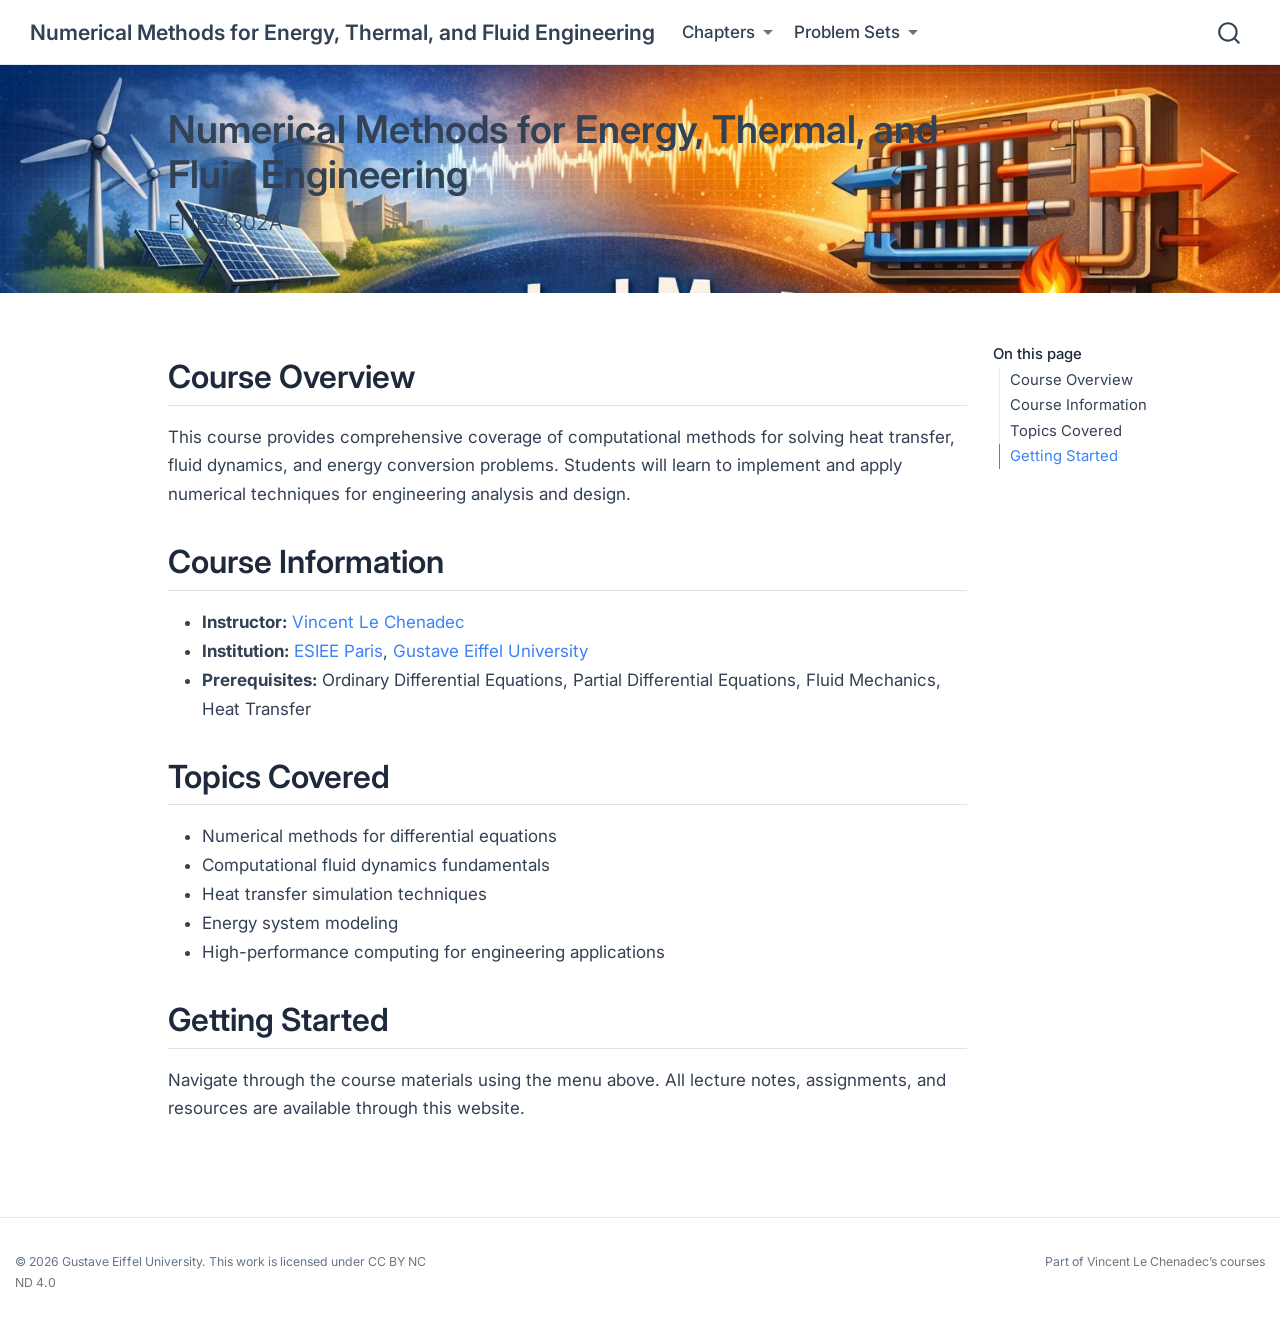
<file: index.html>
<!DOCTYPE html>
<html xmlns="http://www.w3.org/1999/xhtml" lang="en" xml:lang="en"><head>

<meta charset="utf-8">
<meta name="generator" content="quarto-1.8.27">

<meta name="viewport" content="width=device-width, initial-scale=1.0, user-scalable=yes">


<title>Numerical Methods for Energy, Thermal, and Fluid Engineering</title>
<style>
code{white-space: pre-wrap;}
span.smallcaps{font-variant: small-caps;}
div.columns{display: flex; gap: min(4vw, 1.5em);}
div.column{flex: auto; overflow-x: auto;}
div.hanging-indent{margin-left: 1.5em; text-indent: -1.5em;}
ul.task-list{list-style: none;}
ul.task-list li input[type="checkbox"] {
  width: 0.8em;
  margin: 0 0.8em 0.2em -1em; /* quarto-specific, see https://github.com/quarto-dev/quarto-cli/issues/4556 */ 
  vertical-align: middle;
}
</style>


<script src="site_libs/quarto-nav/quarto-nav.js"></script>
<script src="site_libs/quarto-nav/headroom.min.js"></script>
<script src="site_libs/clipboard/clipboard.min.js"></script>
<script src="site_libs/quarto-search/autocomplete.umd.js"></script>
<script src="site_libs/quarto-search/fuse.min.js"></script>
<script src="site_libs/quarto-search/quarto-search.js"></script>
<meta name="quarto:offset" content="./">
<script src="site_libs/quarto-html/quarto.js" type="module"></script>
<script src="site_libs/quarto-html/tabsets/tabsets.js" type="module"></script>
<script src="site_libs/quarto-html/axe/axe-check.js" type="module"></script>
<script src="site_libs/quarto-html/popper.min.js"></script>
<script src="site_libs/quarto-html/tippy.umd.min.js"></script>
<script src="site_libs/quarto-html/anchor.min.js"></script>
<link href="site_libs/quarto-html/tippy.css" rel="stylesheet">
<link href="site_libs/quarto-html/quarto-syntax-highlighting-ed96de9b727972fe78a7b5d16c58bf87.css" rel="stylesheet" id="quarto-text-highlighting-styles">
<script src="site_libs/bootstrap/bootstrap.min.js"></script>
<link href="site_libs/bootstrap/bootstrap-icons.css" rel="stylesheet">
<link href="site_libs/bootstrap/bootstrap-3c33ba9412d8097511e1b8b7b5944144.min.css" rel="stylesheet" append-hash="true" id="quarto-bootstrap" data-mode="light">
<script id="quarto-search-options" type="application/json">{
  "location": "navbar",
  "copy-button": false,
  "collapse-after": 3,
  "panel-placement": "end",
  "type": "overlay",
  "limit": 50,
  "keyboard-shortcut": [
    "f",
    "/",
    "s"
  ],
  "show-item-context": false,
  "language": {
    "search-no-results-text": "No results",
    "search-matching-documents-text": "matching documents",
    "search-copy-link-title": "Copy link to search",
    "search-hide-matches-text": "Hide additional matches",
    "search-more-match-text": "more match in this document",
    "search-more-matches-text": "more matches in this document",
    "search-clear-button-title": "Clear",
    "search-text-placeholder": "",
    "search-detached-cancel-button-title": "Cancel",
    "search-submit-button-title": "Submit",
    "search-label": "Search"
  }
}</script>
<style>

      .quarto-title-block .quarto-title-banner {
        background-image: url(images/banner.jpg);
background-size: cover;
      }
</style>


<link rel="stylesheet" href="styles.css">
</head>

<body class="nav-fixed quarto-light">

<div id="quarto-search-results"></div>
  <header id="quarto-header" class="headroom fixed-top quarto-banner">
    <nav class="navbar navbar-expand-lg " data-bs-theme="dark">
      <div class="navbar-container container-fluid">
      <div class="navbar-brand-container mx-auto">
    <a class="navbar-brand" href="./index.html">
    <span class="navbar-title">Numerical Methods for Energy, Thermal, and Fluid Engineering</span>
    </a>
  </div>
            <div id="quarto-search" class="" title="Search"></div>
          <button class="navbar-toggler" type="button" data-bs-toggle="collapse" data-bs-target="#navbarCollapse" aria-controls="navbarCollapse" role="menu" aria-expanded="false" aria-label="Toggle navigation" onclick="if (window.quartoToggleHeadroom) { window.quartoToggleHeadroom(); }">
  <span class="navbar-toggler-icon"></span>
</button>
          <div class="collapse navbar-collapse" id="navbarCollapse">
            <ul class="navbar-nav navbar-nav-scroll me-auto">
  <li class="nav-item dropdown ">
    <a class="nav-link dropdown-toggle" href="#" id="nav-menu-chapters" role="link" data-bs-toggle="dropdown" aria-expanded="false">
 <span class="menu-text">Chapters</span>
    </a>
    <ul class="dropdown-menu" aria-labelledby="nav-menu-chapters">    
        <li>
    <a class="dropdown-item" href="./chapters/chapter1.html">
 <span class="dropdown-text">1. Introduction</span></a>
  </li>  
        <li>
    <a class="dropdown-item" href="./chapters/chapter2.html">
 <span class="dropdown-text">2. Initial Value Problems</span></a>
  </li>  
        <li>
    <a class="dropdown-item" href="./chapters/chapter3.html">
 <span class="dropdown-text">3. Boundary Value Problems</span></a>
  </li>  
        <li>
    <a class="dropdown-item" href="./chapters/chapter4.html">
 <span class="dropdown-text">4. Elliptic and Parabolic Problems</span></a>
  </li>  
        <li>
    <a class="dropdown-item" href="./chapters/chapter5.html">
 <span class="dropdown-text">5. Numerical Solution of Algebraic Systems</span></a>
  </li>  
    </ul>
  </li>
  <li class="nav-item dropdown ">
    <a class="nav-link dropdown-toggle" href="#" id="nav-menu-problem-sets" role="link" data-bs-toggle="dropdown" aria-expanded="false">
 <span class="menu-text">Problem Sets</span>
    </a>
    <ul class="dropdown-menu" aria-labelledby="nav-menu-problem-sets">    
        <li>
    <a class="dropdown-item" href="./problem-sets/ps1.html">
 <span class="dropdown-text">Problem Set 1</span></a>
  </li>  
        <li>
    <a class="dropdown-item" href="./problem-sets/ps2.html">
 <span class="dropdown-text">Problem Set 2</span></a>
  </li>  
        <li>
    <a class="dropdown-item" href="./problem-sets/ps3.html">
 <span class="dropdown-text">Problem Set 3</span></a>
  </li>  
    </ul>
  </li>
</ul>
          </div> <!-- /navcollapse -->
            <div class="quarto-navbar-tools">
</div>
      </div> <!-- /container-fluid -->
    </nav>
</header>
<!-- content -->
<header id="title-block-header" class="quarto-title-block default page-columns page-full">
  <div class="quarto-title-banner page-columns page-full">
    <div class="quarto-title column-body">
      <h1 class="title">Numerical Methods for Energy, Thermal, and Fluid Engineering</h1>
            <p class="subtitle lead">ENE-4302A</p>
                      </div>
  </div>
    
  
  <div class="quarto-title-meta">

      
    
      
    </div>
    
  
  </header><div id="quarto-content" class="quarto-container page-columns page-rows-contents page-layout-article page-navbar">
<!-- sidebar -->
<!-- margin-sidebar -->
    <div id="quarto-margin-sidebar" class="sidebar margin-sidebar">
        <nav id="TOC" role="doc-toc" class="toc-active">
    <h2 id="toc-title">On this page</h2>
   
  <ul>
  <li><a href="#course-overview" id="toc-course-overview" class="nav-link active" data-scroll-target="#course-overview">Course Overview</a></li>
  <li><a href="#course-information" id="toc-course-information" class="nav-link" data-scroll-target="#course-information">Course Information</a></li>
  <li><a href="#topics-covered" id="toc-topics-covered" class="nav-link" data-scroll-target="#topics-covered">Topics Covered</a></li>
  <li><a href="#getting-started" id="toc-getting-started" class="nav-link" data-scroll-target="#getting-started">Getting Started</a></li>
  </ul>
</nav>
    </div>
<!-- main -->
<main class="content quarto-banner-title-block" id="quarto-document-content">





<section id="course-overview" class="level2">
<h2 class="anchored" data-anchor-id="course-overview">Course Overview</h2>
<p>This course provides comprehensive coverage of computational methods for solving heat transfer, fluid dynamics, and energy conversion problems. Students will learn to implement and apply numerical techniques for engineering analysis and design.</p>
</section>
<section id="course-information" class="level2">
<h2 class="anchored" data-anchor-id="course-information">Course Information</h2>
<ul>
<li><strong>Instructor:</strong> <a href="https://vlc1.github.io/">Vincent Le Chenadec</a></li>
<li><strong>Institution:</strong> <a href="https://www.esiee.fr/">ESIEE Paris</a>, <a href="https://www.univ-gustave-eiffel.fr/">Gustave Eiffel University</a></li>
<li><strong>Prerequisites:</strong> Ordinary Differential Equations, Partial Differential Equations, Fluid Mechanics, Heat Transfer</li>
</ul>
</section>
<section id="topics-covered" class="level2">
<h2 class="anchored" data-anchor-id="topics-covered">Topics Covered</h2>
<ul>
<li>Numerical methods for differential equations</li>
<li>Computational fluid dynamics fundamentals</li>
<li>Heat transfer simulation techniques</li>
<li>Energy system modeling</li>
<li>High-performance computing for engineering applications</li>
</ul>
</section>
<section id="getting-started" class="level2">
<h2 class="anchored" data-anchor-id="getting-started">Getting Started</h2>
<p>Navigate through the course materials using the menu above. All lecture notes, assignments, and resources are available through this website.</p>


</section>

</main> <!-- /main -->
<script id="quarto-html-after-body" type="application/javascript">
  window.document.addEventListener("DOMContentLoaded", function (event) {
    const icon = "";
    const anchorJS = new window.AnchorJS();
    anchorJS.options = {
      placement: 'right',
      icon: icon
    };
    anchorJS.add('.anchored');
    const isCodeAnnotation = (el) => {
      for (const clz of el.classList) {
        if (clz.startsWith('code-annotation-')) {                     
          return true;
        }
      }
      return false;
    }
    const onCopySuccess = function(e) {
      // button target
      const button = e.trigger;
      // don't keep focus
      button.blur();
      // flash "checked"
      button.classList.add('code-copy-button-checked');
      var currentTitle = button.getAttribute("title");
      button.setAttribute("title", "Copied!");
      let tooltip;
      if (window.bootstrap) {
        button.setAttribute("data-bs-toggle", "tooltip");
        button.setAttribute("data-bs-placement", "left");
        button.setAttribute("data-bs-title", "Copied!");
        tooltip = new bootstrap.Tooltip(button, 
          { trigger: "manual", 
            customClass: "code-copy-button-tooltip",
            offset: [0, -8]});
        tooltip.show();    
      }
      setTimeout(function() {
        if (tooltip) {
          tooltip.hide();
          button.removeAttribute("data-bs-title");
          button.removeAttribute("data-bs-toggle");
          button.removeAttribute("data-bs-placement");
        }
        button.setAttribute("title", currentTitle);
        button.classList.remove('code-copy-button-checked');
      }, 1000);
      // clear code selection
      e.clearSelection();
    }
    const getTextToCopy = function(trigger) {
      const outerScaffold = trigger.parentElement.cloneNode(true);
      const codeEl = outerScaffold.querySelector('code');
      for (const childEl of codeEl.children) {
        if (isCodeAnnotation(childEl)) {
          childEl.remove();
        }
      }
      return codeEl.innerText;
    }
    const clipboard = new window.ClipboardJS('.code-copy-button:not([data-in-quarto-modal])', {
      text: getTextToCopy
    });
    clipboard.on('success', onCopySuccess);
    if (window.document.getElementById('quarto-embedded-source-code-modal')) {
      const clipboardModal = new window.ClipboardJS('.code-copy-button[data-in-quarto-modal]', {
        text: getTextToCopy,
        container: window.document.getElementById('quarto-embedded-source-code-modal')
      });
      clipboardModal.on('success', onCopySuccess);
    }
      var localhostRegex = new RegExp(/^(?:http|https):\/\/localhost\:?[0-9]*\//);
      var mailtoRegex = new RegExp(/^mailto:/);
        var filterRegex = new RegExp("https:\/\/vlc1\.github\.io\/ene-4302a\/");
      var isInternal = (href) => {
          return filterRegex.test(href) || localhostRegex.test(href) || mailtoRegex.test(href);
      }
      // Inspect non-navigation links and adorn them if external
     var links = window.document.querySelectorAll('a[href]:not(.nav-link):not(.navbar-brand):not(.toc-action):not(.sidebar-link):not(.sidebar-item-toggle):not(.pagination-link):not(.no-external):not([aria-hidden]):not(.dropdown-item):not(.quarto-navigation-tool):not(.about-link)');
      for (var i=0; i<links.length; i++) {
        const link = links[i];
        if (!isInternal(link.href)) {
          // undo the damage that might have been done by quarto-nav.js in the case of
          // links that we want to consider external
          if (link.dataset.originalHref !== undefined) {
            link.href = link.dataset.originalHref;
          }
        }
      }
    function tippyHover(el, contentFn, onTriggerFn, onUntriggerFn) {
      const config = {
        allowHTML: true,
        maxWidth: 500,
        delay: 100,
        arrow: false,
        appendTo: function(el) {
            return el.parentElement;
        },
        interactive: true,
        interactiveBorder: 10,
        theme: 'quarto',
        placement: 'bottom-start',
      };
      if (contentFn) {
        config.content = contentFn;
      }
      if (onTriggerFn) {
        config.onTrigger = onTriggerFn;
      }
      if (onUntriggerFn) {
        config.onUntrigger = onUntriggerFn;
      }
      window.tippy(el, config); 
    }
    const noterefs = window.document.querySelectorAll('a[role="doc-noteref"]');
    for (var i=0; i<noterefs.length; i++) {
      const ref = noterefs[i];
      tippyHover(ref, function() {
        // use id or data attribute instead here
        let href = ref.getAttribute('data-footnote-href') || ref.getAttribute('href');
        try { href = new URL(href).hash; } catch {}
        const id = href.replace(/^#\/?/, "");
        const note = window.document.getElementById(id);
        if (note) {
          return note.innerHTML;
        } else {
          return "";
        }
      });
    }
    const xrefs = window.document.querySelectorAll('a.quarto-xref');
    const processXRef = (id, note) => {
      // Strip column container classes
      const stripColumnClz = (el) => {
        el.classList.remove("page-full", "page-columns");
        if (el.children) {
          for (const child of el.children) {
            stripColumnClz(child);
          }
        }
      }
      stripColumnClz(note)
      if (id === null || id.startsWith('sec-')) {
        // Special case sections, only their first couple elements
        const container = document.createElement("div");
        if (note.children && note.children.length > 2) {
          container.appendChild(note.children[0].cloneNode(true));
          for (let i = 1; i < note.children.length; i++) {
            const child = note.children[i];
            if (child.tagName === "P" && child.innerText === "") {
              continue;
            } else {
              container.appendChild(child.cloneNode(true));
              break;
            }
          }
          if (window.Quarto?.typesetMath) {
            window.Quarto.typesetMath(container);
          }
          return container.innerHTML
        } else {
          if (window.Quarto?.typesetMath) {
            window.Quarto.typesetMath(note);
          }
          return note.innerHTML;
        }
      } else {
        // Remove any anchor links if they are present
        const anchorLink = note.querySelector('a.anchorjs-link');
        if (anchorLink) {
          anchorLink.remove();
        }
        if (window.Quarto?.typesetMath) {
          window.Quarto.typesetMath(note);
        }
        if (note.classList.contains("callout")) {
          return note.outerHTML;
        } else {
          return note.innerHTML;
        }
      }
    }
    for (var i=0; i<xrefs.length; i++) {
      const xref = xrefs[i];
      tippyHover(xref, undefined, function(instance) {
        instance.disable();
        let url = xref.getAttribute('href');
        let hash = undefined; 
        if (url.startsWith('#')) {
          hash = url;
        } else {
          try { hash = new URL(url).hash; } catch {}
        }
        if (hash) {
          const id = hash.replace(/^#\/?/, "");
          const note = window.document.getElementById(id);
          if (note !== null) {
            try {
              const html = processXRef(id, note.cloneNode(true));
              instance.setContent(html);
            } finally {
              instance.enable();
              instance.show();
            }
          } else {
            // See if we can fetch this
            fetch(url.split('#')[0])
            .then(res => res.text())
            .then(html => {
              const parser = new DOMParser();
              const htmlDoc = parser.parseFromString(html, "text/html");
              const note = htmlDoc.getElementById(id);
              if (note !== null) {
                const html = processXRef(id, note);
                instance.setContent(html);
              } 
            }).finally(() => {
              instance.enable();
              instance.show();
            });
          }
        } else {
          // See if we can fetch a full url (with no hash to target)
          // This is a special case and we should probably do some content thinning / targeting
          fetch(url)
          .then(res => res.text())
          .then(html => {
            const parser = new DOMParser();
            const htmlDoc = parser.parseFromString(html, "text/html");
            const note = htmlDoc.querySelector('main.content');
            if (note !== null) {
              // This should only happen for chapter cross references
              // (since there is no id in the URL)
              // remove the first header
              if (note.children.length > 0 && note.children[0].tagName === "HEADER") {
                note.children[0].remove();
              }
              const html = processXRef(null, note);
              instance.setContent(html);
            } 
          }).finally(() => {
            instance.enable();
            instance.show();
          });
        }
      }, function(instance) {
      });
    }
        let selectedAnnoteEl;
        const selectorForAnnotation = ( cell, annotation) => {
          let cellAttr = 'data-code-cell="' + cell + '"';
          let lineAttr = 'data-code-annotation="' +  annotation + '"';
          const selector = 'span[' + cellAttr + '][' + lineAttr + ']';
          return selector;
        }
        const selectCodeLines = (annoteEl) => {
          const doc = window.document;
          const targetCell = annoteEl.getAttribute("data-target-cell");
          const targetAnnotation = annoteEl.getAttribute("data-target-annotation");
          const annoteSpan = window.document.querySelector(selectorForAnnotation(targetCell, targetAnnotation));
          const lines = annoteSpan.getAttribute("data-code-lines").split(",");
          const lineIds = lines.map((line) => {
            return targetCell + "-" + line;
          })
          let top = null;
          let height = null;
          let parent = null;
          if (lineIds.length > 0) {
              //compute the position of the single el (top and bottom and make a div)
              const el = window.document.getElementById(lineIds[0]);
              top = el.offsetTop;
              height = el.offsetHeight;
              parent = el.parentElement.parentElement;
            if (lineIds.length > 1) {
              const lastEl = window.document.getElementById(lineIds[lineIds.length - 1]);
              const bottom = lastEl.offsetTop + lastEl.offsetHeight;
              height = bottom - top;
            }
            if (top !== null && height !== null && parent !== null) {
              // cook up a div (if necessary) and position it 
              let div = window.document.getElementById("code-annotation-line-highlight");
              if (div === null) {
                div = window.document.createElement("div");
                div.setAttribute("id", "code-annotation-line-highlight");
                div.style.position = 'absolute';
                parent.appendChild(div);
              }
              div.style.top = top - 2 + "px";
              div.style.height = height + 4 + "px";
              div.style.left = 0;
              let gutterDiv = window.document.getElementById("code-annotation-line-highlight-gutter");
              if (gutterDiv === null) {
                gutterDiv = window.document.createElement("div");
                gutterDiv.setAttribute("id", "code-annotation-line-highlight-gutter");
                gutterDiv.style.position = 'absolute';
                const codeCell = window.document.getElementById(targetCell);
                const gutter = codeCell.querySelector('.code-annotation-gutter');
                gutter.appendChild(gutterDiv);
              }
              gutterDiv.style.top = top - 2 + "px";
              gutterDiv.style.height = height + 4 + "px";
            }
            selectedAnnoteEl = annoteEl;
          }
        };
        const unselectCodeLines = () => {
          const elementsIds = ["code-annotation-line-highlight", "code-annotation-line-highlight-gutter"];
          elementsIds.forEach((elId) => {
            const div = window.document.getElementById(elId);
            if (div) {
              div.remove();
            }
          });
          selectedAnnoteEl = undefined;
        };
          // Handle positioning of the toggle
      window.addEventListener(
        "resize",
        throttle(() => {
          elRect = undefined;
          if (selectedAnnoteEl) {
            selectCodeLines(selectedAnnoteEl);
          }
        }, 10)
      );
      function throttle(fn, ms) {
      let throttle = false;
      let timer;
        return (...args) => {
          if(!throttle) { // first call gets through
              fn.apply(this, args);
              throttle = true;
          } else { // all the others get throttled
              if(timer) clearTimeout(timer); // cancel #2
              timer = setTimeout(() => {
                fn.apply(this, args);
                timer = throttle = false;
              }, ms);
          }
        };
      }
        // Attach click handler to the DT
        const annoteDls = window.document.querySelectorAll('dt[data-target-cell]');
        for (const annoteDlNode of annoteDls) {
          annoteDlNode.addEventListener('click', (event) => {
            const clickedEl = event.target;
            if (clickedEl !== selectedAnnoteEl) {
              unselectCodeLines();
              const activeEl = window.document.querySelector('dt[data-target-cell].code-annotation-active');
              if (activeEl) {
                activeEl.classList.remove('code-annotation-active');
              }
              selectCodeLines(clickedEl);
              clickedEl.classList.add('code-annotation-active');
            } else {
              // Unselect the line
              unselectCodeLines();
              clickedEl.classList.remove('code-annotation-active');
            }
          });
        }
    const findCites = (el) => {
      const parentEl = el.parentElement;
      if (parentEl) {
        const cites = parentEl.dataset.cites;
        if (cites) {
          return {
            el,
            cites: cites.split(' ')
          };
        } else {
          return findCites(el.parentElement)
        }
      } else {
        return undefined;
      }
    };
    var bibliorefs = window.document.querySelectorAll('a[role="doc-biblioref"]');
    for (var i=0; i<bibliorefs.length; i++) {
      const ref = bibliorefs[i];
      const citeInfo = findCites(ref);
      if (citeInfo) {
        tippyHover(citeInfo.el, function() {
          var popup = window.document.createElement('div');
          citeInfo.cites.forEach(function(cite) {
            var citeDiv = window.document.createElement('div');
            citeDiv.classList.add('hanging-indent');
            citeDiv.classList.add('csl-entry');
            var biblioDiv = window.document.getElementById('ref-' + cite);
            if (biblioDiv) {
              citeDiv.innerHTML = biblioDiv.innerHTML;
            }
            popup.appendChild(citeDiv);
          });
          return popup.innerHTML;
        });
      }
    }
  });
  </script>
</div> <!-- /content -->
<footer class="footer">
  <div class="nav-footer">
    <div class="nav-footer-left">
<p>© 2026 Gustave Eiffel University. This work is licensed under <a href="https://creativecommons.org/licenses/by-nc-nd/4.0">CC BY NC ND 4.0</a></p>
</div>   
    <div class="nav-footer-center">
      &nbsp;
    </div>
    <div class="nav-footer-right">
<p>Part of <a href="https://vlc1.github.io/courses/">Vincent Le Chenadec’s courses</a></p>
</div>
  </div>
</footer>




</body></html>
</file>
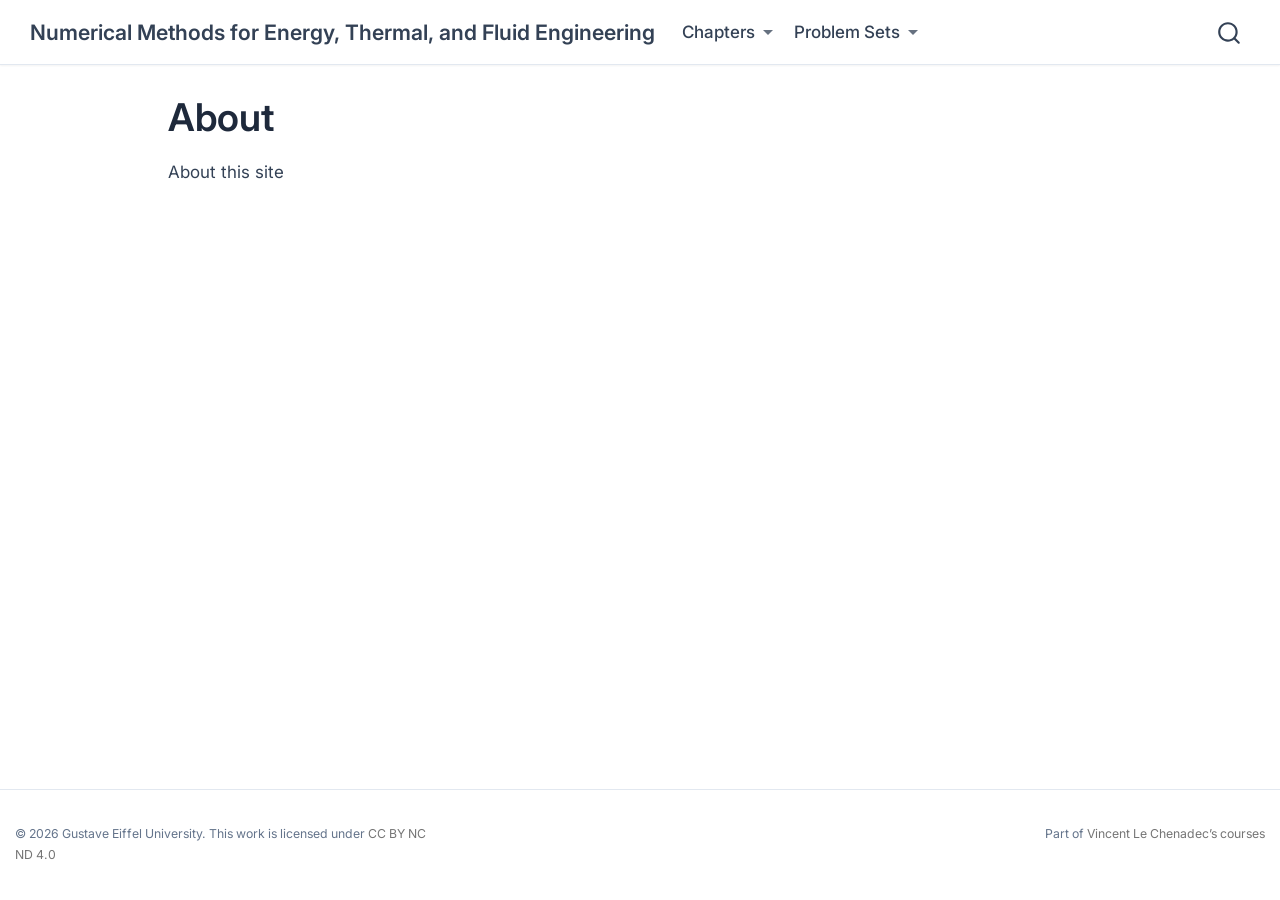
<file: about.html>
<!DOCTYPE html>
<html xmlns="http://www.w3.org/1999/xhtml" lang="en" xml:lang="en"><head>

<meta charset="utf-8">
<meta name="generator" content="quarto-1.8.27">

<meta name="viewport" content="width=device-width, initial-scale=1.0, user-scalable=yes">


<title>About – Numerical Methods for Energy, Thermal, and Fluid Engineering</title>
<style>
code{white-space: pre-wrap;}
span.smallcaps{font-variant: small-caps;}
div.columns{display: flex; gap: min(4vw, 1.5em);}
div.column{flex: auto; overflow-x: auto;}
div.hanging-indent{margin-left: 1.5em; text-indent: -1.5em;}
ul.task-list{list-style: none;}
ul.task-list li input[type="checkbox"] {
  width: 0.8em;
  margin: 0 0.8em 0.2em -1em; /* quarto-specific, see https://github.com/quarto-dev/quarto-cli/issues/4556 */ 
  vertical-align: middle;
}
</style>


<script src="site_libs/quarto-nav/quarto-nav.js"></script>
<script src="site_libs/quarto-nav/headroom.min.js"></script>
<script src="site_libs/clipboard/clipboard.min.js"></script>
<script src="site_libs/quarto-search/autocomplete.umd.js"></script>
<script src="site_libs/quarto-search/fuse.min.js"></script>
<script src="site_libs/quarto-search/quarto-search.js"></script>
<meta name="quarto:offset" content="./">
<script src="site_libs/quarto-html/quarto.js" type="module"></script>
<script src="site_libs/quarto-html/tabsets/tabsets.js" type="module"></script>
<script src="site_libs/quarto-html/axe/axe-check.js" type="module"></script>
<script src="site_libs/quarto-html/popper.min.js"></script>
<script src="site_libs/quarto-html/tippy.umd.min.js"></script>
<script src="site_libs/quarto-html/anchor.min.js"></script>
<link href="site_libs/quarto-html/tippy.css" rel="stylesheet">
<link href="site_libs/quarto-html/quarto-syntax-highlighting-ed96de9b727972fe78a7b5d16c58bf87.css" rel="stylesheet" id="quarto-text-highlighting-styles">
<script src="site_libs/bootstrap/bootstrap.min.js"></script>
<link href="site_libs/bootstrap/bootstrap-icons.css" rel="stylesheet">
<link href="site_libs/bootstrap/bootstrap-3c33ba9412d8097511e1b8b7b5944144.min.css" rel="stylesheet" append-hash="true" id="quarto-bootstrap" data-mode="light">
<script id="quarto-search-options" type="application/json">{
  "location": "navbar",
  "copy-button": false,
  "collapse-after": 3,
  "panel-placement": "end",
  "type": "overlay",
  "limit": 50,
  "keyboard-shortcut": [
    "f",
    "/",
    "s"
  ],
  "show-item-context": false,
  "language": {
    "search-no-results-text": "No results",
    "search-matching-documents-text": "matching documents",
    "search-copy-link-title": "Copy link to search",
    "search-hide-matches-text": "Hide additional matches",
    "search-more-match-text": "more match in this document",
    "search-more-matches-text": "more matches in this document",
    "search-clear-button-title": "Clear",
    "search-text-placeholder": "",
    "search-detached-cancel-button-title": "Cancel",
    "search-submit-button-title": "Submit",
    "search-label": "Search"
  }
}</script>


<link rel="stylesheet" href="styles.css">
</head>

<body class="nav-fixed quarto-light">

<div id="quarto-search-results"></div>
  <header id="quarto-header" class="headroom fixed-top">
    <nav class="navbar navbar-expand-lg " data-bs-theme="dark">
      <div class="navbar-container container-fluid">
      <div class="navbar-brand-container mx-auto">
    <a class="navbar-brand" href="./index.html">
    <span class="navbar-title">Numerical Methods for Energy, Thermal, and Fluid Engineering</span>
    </a>
  </div>
            <div id="quarto-search" class="" title="Search"></div>
          <button class="navbar-toggler" type="button" data-bs-toggle="collapse" data-bs-target="#navbarCollapse" aria-controls="navbarCollapse" role="menu" aria-expanded="false" aria-label="Toggle navigation" onclick="if (window.quartoToggleHeadroom) { window.quartoToggleHeadroom(); }">
  <span class="navbar-toggler-icon"></span>
</button>
          <div class="collapse navbar-collapse" id="navbarCollapse">
            <ul class="navbar-nav navbar-nav-scroll me-auto">
  <li class="nav-item dropdown ">
    <a class="nav-link dropdown-toggle" href="#" id="nav-menu-chapters" role="link" data-bs-toggle="dropdown" aria-expanded="false">
 <span class="menu-text">Chapters</span>
    </a>
    <ul class="dropdown-menu" aria-labelledby="nav-menu-chapters">    
        <li>
    <a class="dropdown-item" href="./chapters/chapter1.html">
 <span class="dropdown-text">1. Introduction</span></a>
  </li>  
        <li>
    <a class="dropdown-item" href="./chapters/chapter2.html">
 <span class="dropdown-text">2. Initial Value Problems</span></a>
  </li>  
        <li>
    <a class="dropdown-item" href="./chapters/chapter3.html">
 <span class="dropdown-text">3. Boundary Value Problems</span></a>
  </li>  
        <li>
    <a class="dropdown-item" href="./chapters/chapter4.html">
 <span class="dropdown-text">4. Elliptic and Parabolic Problems</span></a>
  </li>  
        <li>
    <a class="dropdown-item" href="./chapters/chapter5.html">
 <span class="dropdown-text">5. Numerical Solution of Algebraic Systems</span></a>
  </li>  
    </ul>
  </li>
  <li class="nav-item dropdown ">
    <a class="nav-link dropdown-toggle" href="#" id="nav-menu-problem-sets" role="link" data-bs-toggle="dropdown" aria-expanded="false">
 <span class="menu-text">Problem Sets</span>
    </a>
    <ul class="dropdown-menu" aria-labelledby="nav-menu-problem-sets">    
        <li>
    <a class="dropdown-item" href="./problem-sets/ps1.html">
 <span class="dropdown-text">Problem Set 1</span></a>
  </li>  
        <li>
    <a class="dropdown-item" href="./problem-sets/ps2.html">
 <span class="dropdown-text">Problem Set 2</span></a>
  </li>  
        <li>
    <a class="dropdown-item" href="./problem-sets/ps3.html">
 <span class="dropdown-text">Problem Set 3</span></a>
  </li>  
    </ul>
  </li>
</ul>
          </div> <!-- /navcollapse -->
            <div class="quarto-navbar-tools">
</div>
      </div> <!-- /container-fluid -->
    </nav>
</header>
<!-- content -->
<div id="quarto-content" class="quarto-container page-columns page-rows-contents page-layout-article page-navbar">
<!-- sidebar -->
<!-- margin-sidebar -->
    <div id="quarto-margin-sidebar" class="sidebar margin-sidebar zindex-bottom">
        
    </div>
<!-- main -->
<main class="content" id="quarto-document-content">

<header id="title-block-header" class="quarto-title-block default">
<div class="quarto-title">
<h1 class="title">About</h1>
</div>



<div class="quarto-title-meta">

    
  
    
  </div>
  


</header>


<p>About this site</p>



</main> <!-- /main -->
<script id="quarto-html-after-body" type="application/javascript">
  window.document.addEventListener("DOMContentLoaded", function (event) {
    const icon = "";
    const anchorJS = new window.AnchorJS();
    anchorJS.options = {
      placement: 'right',
      icon: icon
    };
    anchorJS.add('.anchored');
    const isCodeAnnotation = (el) => {
      for (const clz of el.classList) {
        if (clz.startsWith('code-annotation-')) {                     
          return true;
        }
      }
      return false;
    }
    const onCopySuccess = function(e) {
      // button target
      const button = e.trigger;
      // don't keep focus
      button.blur();
      // flash "checked"
      button.classList.add('code-copy-button-checked');
      var currentTitle = button.getAttribute("title");
      button.setAttribute("title", "Copied!");
      let tooltip;
      if (window.bootstrap) {
        button.setAttribute("data-bs-toggle", "tooltip");
        button.setAttribute("data-bs-placement", "left");
        button.setAttribute("data-bs-title", "Copied!");
        tooltip = new bootstrap.Tooltip(button, 
          { trigger: "manual", 
            customClass: "code-copy-button-tooltip",
            offset: [0, -8]});
        tooltip.show();    
      }
      setTimeout(function() {
        if (tooltip) {
          tooltip.hide();
          button.removeAttribute("data-bs-title");
          button.removeAttribute("data-bs-toggle");
          button.removeAttribute("data-bs-placement");
        }
        button.setAttribute("title", currentTitle);
        button.classList.remove('code-copy-button-checked');
      }, 1000);
      // clear code selection
      e.clearSelection();
    }
    const getTextToCopy = function(trigger) {
      const outerScaffold = trigger.parentElement.cloneNode(true);
      const codeEl = outerScaffold.querySelector('code');
      for (const childEl of codeEl.children) {
        if (isCodeAnnotation(childEl)) {
          childEl.remove();
        }
      }
      return codeEl.innerText;
    }
    const clipboard = new window.ClipboardJS('.code-copy-button:not([data-in-quarto-modal])', {
      text: getTextToCopy
    });
    clipboard.on('success', onCopySuccess);
    if (window.document.getElementById('quarto-embedded-source-code-modal')) {
      const clipboardModal = new window.ClipboardJS('.code-copy-button[data-in-quarto-modal]', {
        text: getTextToCopy,
        container: window.document.getElementById('quarto-embedded-source-code-modal')
      });
      clipboardModal.on('success', onCopySuccess);
    }
      var localhostRegex = new RegExp(/^(?:http|https):\/\/localhost\:?[0-9]*\//);
      var mailtoRegex = new RegExp(/^mailto:/);
        var filterRegex = new RegExp("https:\/\/vlc1\.github\.io\/ene-4302a\/");
      var isInternal = (href) => {
          return filterRegex.test(href) || localhostRegex.test(href) || mailtoRegex.test(href);
      }
      // Inspect non-navigation links and adorn them if external
     var links = window.document.querySelectorAll('a[href]:not(.nav-link):not(.navbar-brand):not(.toc-action):not(.sidebar-link):not(.sidebar-item-toggle):not(.pagination-link):not(.no-external):not([aria-hidden]):not(.dropdown-item):not(.quarto-navigation-tool):not(.about-link)');
      for (var i=0; i<links.length; i++) {
        const link = links[i];
        if (!isInternal(link.href)) {
          // undo the damage that might have been done by quarto-nav.js in the case of
          // links that we want to consider external
          if (link.dataset.originalHref !== undefined) {
            link.href = link.dataset.originalHref;
          }
        }
      }
    function tippyHover(el, contentFn, onTriggerFn, onUntriggerFn) {
      const config = {
        allowHTML: true,
        maxWidth: 500,
        delay: 100,
        arrow: false,
        appendTo: function(el) {
            return el.parentElement;
        },
        interactive: true,
        interactiveBorder: 10,
        theme: 'quarto',
        placement: 'bottom-start',
      };
      if (contentFn) {
        config.content = contentFn;
      }
      if (onTriggerFn) {
        config.onTrigger = onTriggerFn;
      }
      if (onUntriggerFn) {
        config.onUntrigger = onUntriggerFn;
      }
      window.tippy(el, config); 
    }
    const noterefs = window.document.querySelectorAll('a[role="doc-noteref"]');
    for (var i=0; i<noterefs.length; i++) {
      const ref = noterefs[i];
      tippyHover(ref, function() {
        // use id or data attribute instead here
        let href = ref.getAttribute('data-footnote-href') || ref.getAttribute('href');
        try { href = new URL(href).hash; } catch {}
        const id = href.replace(/^#\/?/, "");
        const note = window.document.getElementById(id);
        if (note) {
          return note.innerHTML;
        } else {
          return "";
        }
      });
    }
    const xrefs = window.document.querySelectorAll('a.quarto-xref');
    const processXRef = (id, note) => {
      // Strip column container classes
      const stripColumnClz = (el) => {
        el.classList.remove("page-full", "page-columns");
        if (el.children) {
          for (const child of el.children) {
            stripColumnClz(child);
          }
        }
      }
      stripColumnClz(note)
      if (id === null || id.startsWith('sec-')) {
        // Special case sections, only their first couple elements
        const container = document.createElement("div");
        if (note.children && note.children.length > 2) {
          container.appendChild(note.children[0].cloneNode(true));
          for (let i = 1; i < note.children.length; i++) {
            const child = note.children[i];
            if (child.tagName === "P" && child.innerText === "") {
              continue;
            } else {
              container.appendChild(child.cloneNode(true));
              break;
            }
          }
          if (window.Quarto?.typesetMath) {
            window.Quarto.typesetMath(container);
          }
          return container.innerHTML
        } else {
          if (window.Quarto?.typesetMath) {
            window.Quarto.typesetMath(note);
          }
          return note.innerHTML;
        }
      } else {
        // Remove any anchor links if they are present
        const anchorLink = note.querySelector('a.anchorjs-link');
        if (anchorLink) {
          anchorLink.remove();
        }
        if (window.Quarto?.typesetMath) {
          window.Quarto.typesetMath(note);
        }
        if (note.classList.contains("callout")) {
          return note.outerHTML;
        } else {
          return note.innerHTML;
        }
      }
    }
    for (var i=0; i<xrefs.length; i++) {
      const xref = xrefs[i];
      tippyHover(xref, undefined, function(instance) {
        instance.disable();
        let url = xref.getAttribute('href');
        let hash = undefined; 
        if (url.startsWith('#')) {
          hash = url;
        } else {
          try { hash = new URL(url).hash; } catch {}
        }
        if (hash) {
          const id = hash.replace(/^#\/?/, "");
          const note = window.document.getElementById(id);
          if (note !== null) {
            try {
              const html = processXRef(id, note.cloneNode(true));
              instance.setContent(html);
            } finally {
              instance.enable();
              instance.show();
            }
          } else {
            // See if we can fetch this
            fetch(url.split('#')[0])
            .then(res => res.text())
            .then(html => {
              const parser = new DOMParser();
              const htmlDoc = parser.parseFromString(html, "text/html");
              const note = htmlDoc.getElementById(id);
              if (note !== null) {
                const html = processXRef(id, note);
                instance.setContent(html);
              } 
            }).finally(() => {
              instance.enable();
              instance.show();
            });
          }
        } else {
          // See if we can fetch a full url (with no hash to target)
          // This is a special case and we should probably do some content thinning / targeting
          fetch(url)
          .then(res => res.text())
          .then(html => {
            const parser = new DOMParser();
            const htmlDoc = parser.parseFromString(html, "text/html");
            const note = htmlDoc.querySelector('main.content');
            if (note !== null) {
              // This should only happen for chapter cross references
              // (since there is no id in the URL)
              // remove the first header
              if (note.children.length > 0 && note.children[0].tagName === "HEADER") {
                note.children[0].remove();
              }
              const html = processXRef(null, note);
              instance.setContent(html);
            } 
          }).finally(() => {
            instance.enable();
            instance.show();
          });
        }
      }, function(instance) {
      });
    }
        let selectedAnnoteEl;
        const selectorForAnnotation = ( cell, annotation) => {
          let cellAttr = 'data-code-cell="' + cell + '"';
          let lineAttr = 'data-code-annotation="' +  annotation + '"';
          const selector = 'span[' + cellAttr + '][' + lineAttr + ']';
          return selector;
        }
        const selectCodeLines = (annoteEl) => {
          const doc = window.document;
          const targetCell = annoteEl.getAttribute("data-target-cell");
          const targetAnnotation = annoteEl.getAttribute("data-target-annotation");
          const annoteSpan = window.document.querySelector(selectorForAnnotation(targetCell, targetAnnotation));
          const lines = annoteSpan.getAttribute("data-code-lines").split(",");
          const lineIds = lines.map((line) => {
            return targetCell + "-" + line;
          })
          let top = null;
          let height = null;
          let parent = null;
          if (lineIds.length > 0) {
              //compute the position of the single el (top and bottom and make a div)
              const el = window.document.getElementById(lineIds[0]);
              top = el.offsetTop;
              height = el.offsetHeight;
              parent = el.parentElement.parentElement;
            if (lineIds.length > 1) {
              const lastEl = window.document.getElementById(lineIds[lineIds.length - 1]);
              const bottom = lastEl.offsetTop + lastEl.offsetHeight;
              height = bottom - top;
            }
            if (top !== null && height !== null && parent !== null) {
              // cook up a div (if necessary) and position it 
              let div = window.document.getElementById("code-annotation-line-highlight");
              if (div === null) {
                div = window.document.createElement("div");
                div.setAttribute("id", "code-annotation-line-highlight");
                div.style.position = 'absolute';
                parent.appendChild(div);
              }
              div.style.top = top - 2 + "px";
              div.style.height = height + 4 + "px";
              div.style.left = 0;
              let gutterDiv = window.document.getElementById("code-annotation-line-highlight-gutter");
              if (gutterDiv === null) {
                gutterDiv = window.document.createElement("div");
                gutterDiv.setAttribute("id", "code-annotation-line-highlight-gutter");
                gutterDiv.style.position = 'absolute';
                const codeCell = window.document.getElementById(targetCell);
                const gutter = codeCell.querySelector('.code-annotation-gutter');
                gutter.appendChild(gutterDiv);
              }
              gutterDiv.style.top = top - 2 + "px";
              gutterDiv.style.height = height + 4 + "px";
            }
            selectedAnnoteEl = annoteEl;
          }
        };
        const unselectCodeLines = () => {
          const elementsIds = ["code-annotation-line-highlight", "code-annotation-line-highlight-gutter"];
          elementsIds.forEach((elId) => {
            const div = window.document.getElementById(elId);
            if (div) {
              div.remove();
            }
          });
          selectedAnnoteEl = undefined;
        };
          // Handle positioning of the toggle
      window.addEventListener(
        "resize",
        throttle(() => {
          elRect = undefined;
          if (selectedAnnoteEl) {
            selectCodeLines(selectedAnnoteEl);
          }
        }, 10)
      );
      function throttle(fn, ms) {
      let throttle = false;
      let timer;
        return (...args) => {
          if(!throttle) { // first call gets through
              fn.apply(this, args);
              throttle = true;
          } else { // all the others get throttled
              if(timer) clearTimeout(timer); // cancel #2
              timer = setTimeout(() => {
                fn.apply(this, args);
                timer = throttle = false;
              }, ms);
          }
        };
      }
        // Attach click handler to the DT
        const annoteDls = window.document.querySelectorAll('dt[data-target-cell]');
        for (const annoteDlNode of annoteDls) {
          annoteDlNode.addEventListener('click', (event) => {
            const clickedEl = event.target;
            if (clickedEl !== selectedAnnoteEl) {
              unselectCodeLines();
              const activeEl = window.document.querySelector('dt[data-target-cell].code-annotation-active');
              if (activeEl) {
                activeEl.classList.remove('code-annotation-active');
              }
              selectCodeLines(clickedEl);
              clickedEl.classList.add('code-annotation-active');
            } else {
              // Unselect the line
              unselectCodeLines();
              clickedEl.classList.remove('code-annotation-active');
            }
          });
        }
    const findCites = (el) => {
      const parentEl = el.parentElement;
      if (parentEl) {
        const cites = parentEl.dataset.cites;
        if (cites) {
          return {
            el,
            cites: cites.split(' ')
          };
        } else {
          return findCites(el.parentElement)
        }
      } else {
        return undefined;
      }
    };
    var bibliorefs = window.document.querySelectorAll('a[role="doc-biblioref"]');
    for (var i=0; i<bibliorefs.length; i++) {
      const ref = bibliorefs[i];
      const citeInfo = findCites(ref);
      if (citeInfo) {
        tippyHover(citeInfo.el, function() {
          var popup = window.document.createElement('div');
          citeInfo.cites.forEach(function(cite) {
            var citeDiv = window.document.createElement('div');
            citeDiv.classList.add('hanging-indent');
            citeDiv.classList.add('csl-entry');
            var biblioDiv = window.document.getElementById('ref-' + cite);
            if (biblioDiv) {
              citeDiv.innerHTML = biblioDiv.innerHTML;
            }
            popup.appendChild(citeDiv);
          });
          return popup.innerHTML;
        });
      }
    }
  });
  </script>
</div> <!-- /content -->
<footer class="footer">
  <div class="nav-footer">
    <div class="nav-footer-left">
<p>© 2026 Gustave Eiffel University. This work is licensed under <a href="https://creativecommons.org/licenses/by-nc-nd/4.0">CC BY NC ND 4.0</a></p>
</div>   
    <div class="nav-footer-center">
      &nbsp;
    </div>
    <div class="nav-footer-right">
<p>Part of <a href="https://vlc1.github.io/courses/">Vincent Le Chenadec’s courses</a></p>
</div>
  </div>
</footer>




</body></html>
</file>
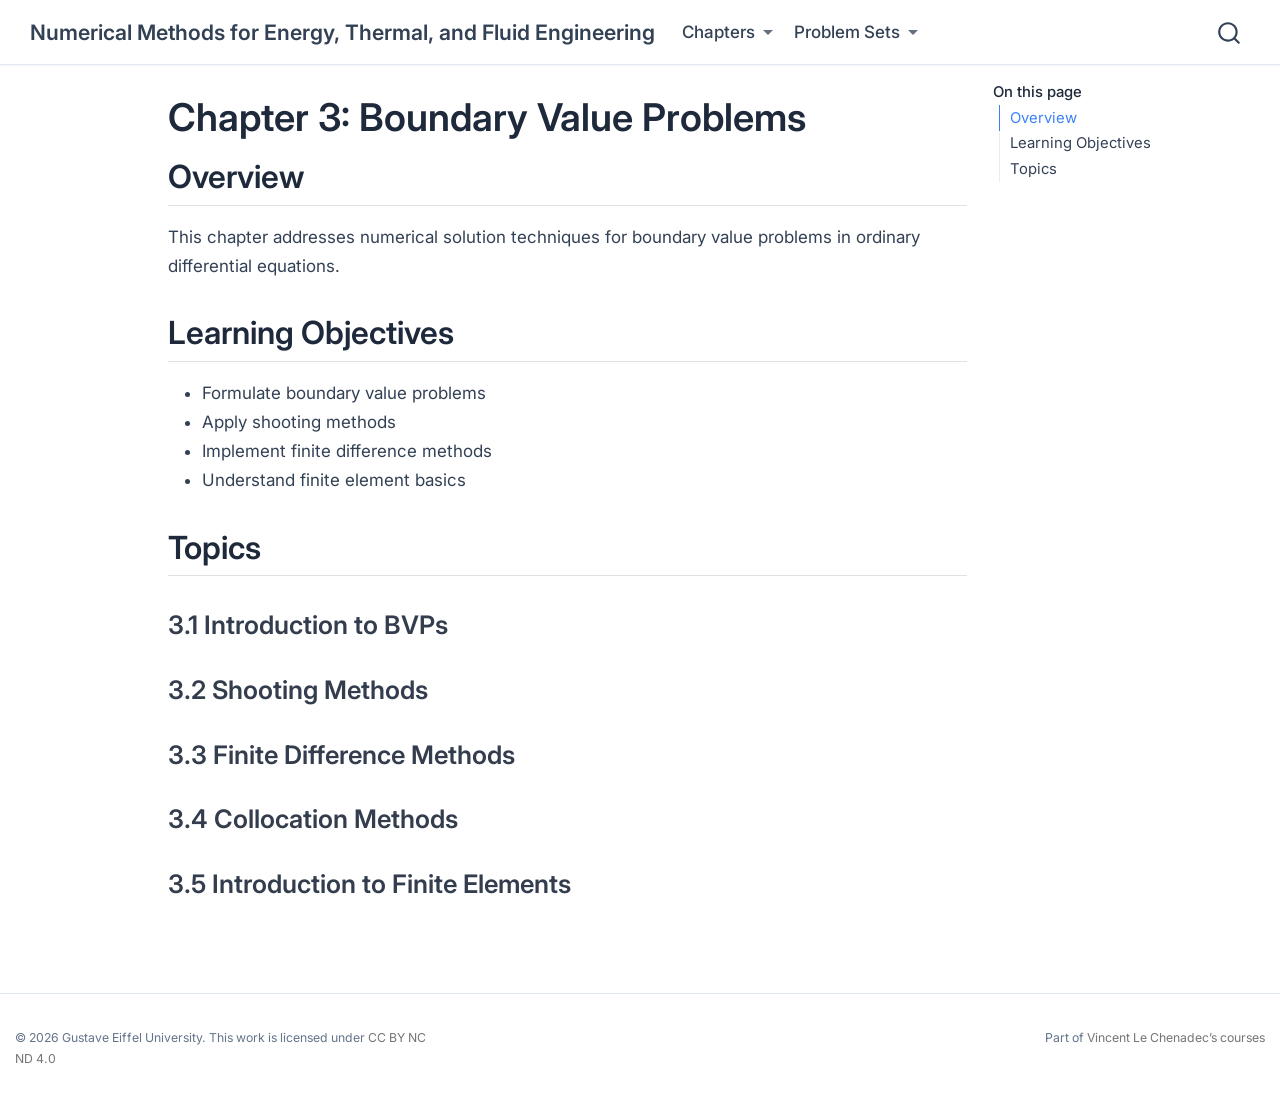
<file: chapters/chapter3.html>
<!DOCTYPE html>
<html xmlns="http://www.w3.org/1999/xhtml" lang="en" xml:lang="en"><head>

<meta charset="utf-8">
<meta name="generator" content="quarto-1.8.27">

<meta name="viewport" content="width=device-width, initial-scale=1.0, user-scalable=yes">


<title>Chapter 3: Boundary Value Problems – Numerical Methods for Energy, Thermal, and Fluid Engineering</title>
<style>
code{white-space: pre-wrap;}
span.smallcaps{font-variant: small-caps;}
div.columns{display: flex; gap: min(4vw, 1.5em);}
div.column{flex: auto; overflow-x: auto;}
div.hanging-indent{margin-left: 1.5em; text-indent: -1.5em;}
ul.task-list{list-style: none;}
ul.task-list li input[type="checkbox"] {
  width: 0.8em;
  margin: 0 0.8em 0.2em -1em; /* quarto-specific, see https://github.com/quarto-dev/quarto-cli/issues/4556 */ 
  vertical-align: middle;
}
</style>


<script src="../site_libs/quarto-nav/quarto-nav.js"></script>
<script src="../site_libs/quarto-nav/headroom.min.js"></script>
<script src="../site_libs/clipboard/clipboard.min.js"></script>
<script src="../site_libs/quarto-search/autocomplete.umd.js"></script>
<script src="../site_libs/quarto-search/fuse.min.js"></script>
<script src="../site_libs/quarto-search/quarto-search.js"></script>
<meta name="quarto:offset" content="../">
<script src="../site_libs/quarto-html/quarto.js" type="module"></script>
<script src="../site_libs/quarto-html/tabsets/tabsets.js" type="module"></script>
<script src="../site_libs/quarto-html/axe/axe-check.js" type="module"></script>
<script src="../site_libs/quarto-html/popper.min.js"></script>
<script src="../site_libs/quarto-html/tippy.umd.min.js"></script>
<script src="../site_libs/quarto-html/anchor.min.js"></script>
<link href="../site_libs/quarto-html/tippy.css" rel="stylesheet">
<link href="../site_libs/quarto-html/quarto-syntax-highlighting-ed96de9b727972fe78a7b5d16c58bf87.css" rel="stylesheet" id="quarto-text-highlighting-styles">
<script src="../site_libs/bootstrap/bootstrap.min.js"></script>
<link href="../site_libs/bootstrap/bootstrap-icons.css" rel="stylesheet">
<link href="../site_libs/bootstrap/bootstrap-3c33ba9412d8097511e1b8b7b5944144.min.css" rel="stylesheet" append-hash="true" id="quarto-bootstrap" data-mode="light">
<script id="quarto-search-options" type="application/json">{
  "location": "navbar",
  "copy-button": false,
  "collapse-after": 3,
  "panel-placement": "end",
  "type": "overlay",
  "limit": 50,
  "keyboard-shortcut": [
    "f",
    "/",
    "s"
  ],
  "show-item-context": false,
  "language": {
    "search-no-results-text": "No results",
    "search-matching-documents-text": "matching documents",
    "search-copy-link-title": "Copy link to search",
    "search-hide-matches-text": "Hide additional matches",
    "search-more-match-text": "more match in this document",
    "search-more-matches-text": "more matches in this document",
    "search-clear-button-title": "Clear",
    "search-text-placeholder": "",
    "search-detached-cancel-button-title": "Cancel",
    "search-submit-button-title": "Submit",
    "search-label": "Search"
  }
}</script>


<link rel="stylesheet" href="../styles.css">
</head>

<body class="nav-fixed quarto-light">

<div id="quarto-search-results"></div>
  <header id="quarto-header" class="headroom fixed-top">
    <nav class="navbar navbar-expand-lg " data-bs-theme="dark">
      <div class="navbar-container container-fluid">
      <div class="navbar-brand-container mx-auto">
    <a class="navbar-brand" href="../index.html">
    <span class="navbar-title">Numerical Methods for Energy, Thermal, and Fluid Engineering</span>
    </a>
  </div>
            <div id="quarto-search" class="" title="Search"></div>
          <button class="navbar-toggler" type="button" data-bs-toggle="collapse" data-bs-target="#navbarCollapse" aria-controls="navbarCollapse" role="menu" aria-expanded="false" aria-label="Toggle navigation" onclick="if (window.quartoToggleHeadroom) { window.quartoToggleHeadroom(); }">
  <span class="navbar-toggler-icon"></span>
</button>
          <div class="collapse navbar-collapse" id="navbarCollapse">
            <ul class="navbar-nav navbar-nav-scroll me-auto">
  <li class="nav-item dropdown ">
    <a class="nav-link dropdown-toggle" href="#" id="nav-menu-chapters" role="link" data-bs-toggle="dropdown" aria-expanded="false">
 <span class="menu-text">Chapters</span>
    </a>
    <ul class="dropdown-menu" aria-labelledby="nav-menu-chapters">    
        <li>
    <a class="dropdown-item" href="../chapters/chapter1.html">
 <span class="dropdown-text">1. Introduction</span></a>
  </li>  
        <li>
    <a class="dropdown-item" href="../chapters/chapter2.html">
 <span class="dropdown-text">2. Initial Value Problems</span></a>
  </li>  
        <li>
    <a class="dropdown-item" href="../chapters/chapter3.html">
 <span class="dropdown-text">3. Boundary Value Problems</span></a>
  </li>  
        <li>
    <a class="dropdown-item" href="../chapters/chapter4.html">
 <span class="dropdown-text">4. Elliptic and Parabolic Problems</span></a>
  </li>  
        <li>
    <a class="dropdown-item" href="../chapters/chapter5.html">
 <span class="dropdown-text">5. Numerical Solution of Algebraic Systems</span></a>
  </li>  
    </ul>
  </li>
  <li class="nav-item dropdown ">
    <a class="nav-link dropdown-toggle" href="#" id="nav-menu-problem-sets" role="link" data-bs-toggle="dropdown" aria-expanded="false">
 <span class="menu-text">Problem Sets</span>
    </a>
    <ul class="dropdown-menu" aria-labelledby="nav-menu-problem-sets">    
        <li>
    <a class="dropdown-item" href="../problem-sets/ps1.html">
 <span class="dropdown-text">Problem Set 1</span></a>
  </li>  
        <li>
    <a class="dropdown-item" href="../problem-sets/ps2.html">
 <span class="dropdown-text">Problem Set 2</span></a>
  </li>  
        <li>
    <a class="dropdown-item" href="../problem-sets/ps3.html">
 <span class="dropdown-text">Problem Set 3</span></a>
  </li>  
    </ul>
  </li>
</ul>
          </div> <!-- /navcollapse -->
            <div class="quarto-navbar-tools">
</div>
      </div> <!-- /container-fluid -->
    </nav>
</header>
<!-- content -->
<div id="quarto-content" class="quarto-container page-columns page-rows-contents page-layout-article page-navbar">
<!-- sidebar -->
<!-- margin-sidebar -->
    <div id="quarto-margin-sidebar" class="sidebar margin-sidebar">
        <nav id="TOC" role="doc-toc" class="toc-active">
    <h2 id="toc-title">On this page</h2>
   
  <ul>
  <li><a href="#overview" id="toc-overview" class="nav-link active" data-scroll-target="#overview">Overview</a></li>
  <li><a href="#learning-objectives" id="toc-learning-objectives" class="nav-link" data-scroll-target="#learning-objectives">Learning Objectives</a></li>
  <li><a href="#topics" id="toc-topics" class="nav-link" data-scroll-target="#topics">Topics</a>
  <ul class="collapse">
  <li><a href="#introduction-to-bvps" id="toc-introduction-to-bvps" class="nav-link" data-scroll-target="#introduction-to-bvps">3.1 Introduction to BVPs</a></li>
  <li><a href="#shooting-methods" id="toc-shooting-methods" class="nav-link" data-scroll-target="#shooting-methods">3.2 Shooting Methods</a></li>
  <li><a href="#finite-difference-methods" id="toc-finite-difference-methods" class="nav-link" data-scroll-target="#finite-difference-methods">3.3 Finite Difference Methods</a></li>
  <li><a href="#collocation-methods" id="toc-collocation-methods" class="nav-link" data-scroll-target="#collocation-methods">3.4 Collocation Methods</a></li>
  <li><a href="#introduction-to-finite-elements" id="toc-introduction-to-finite-elements" class="nav-link" data-scroll-target="#introduction-to-finite-elements">3.5 Introduction to Finite Elements</a></li>
  </ul></li>
  </ul>
</nav>
    </div>
<!-- main -->
<main class="content" id="quarto-document-content">

<header id="title-block-header" class="quarto-title-block default">
<div class="quarto-title">
<h1 class="title">Chapter 3: Boundary Value Problems</h1>
</div>



<div class="quarto-title-meta">

    
  
    
  </div>
  


</header>


<section id="overview" class="level2">
<h2 class="anchored" data-anchor-id="overview">Overview</h2>
<p>This chapter addresses numerical solution techniques for boundary value problems in ordinary differential equations.</p>
</section>
<section id="learning-objectives" class="level2">
<h2 class="anchored" data-anchor-id="learning-objectives">Learning Objectives</h2>
<ul>
<li>Formulate boundary value problems</li>
<li>Apply shooting methods</li>
<li>Implement finite difference methods</li>
<li>Understand finite element basics</li>
</ul>
</section>
<section id="topics" class="level2">
<h2 class="anchored" data-anchor-id="topics">Topics</h2>
<section id="introduction-to-bvps" class="level3">
<h3 class="anchored" data-anchor-id="introduction-to-bvps">3.1 Introduction to BVPs</h3>
</section>
<section id="shooting-methods" class="level3">
<h3 class="anchored" data-anchor-id="shooting-methods">3.2 Shooting Methods</h3>
</section>
<section id="finite-difference-methods" class="level3">
<h3 class="anchored" data-anchor-id="finite-difference-methods">3.3 Finite Difference Methods</h3>
</section>
<section id="collocation-methods" class="level3">
<h3 class="anchored" data-anchor-id="collocation-methods">3.4 Collocation Methods</h3>
</section>
<section id="introduction-to-finite-elements" class="level3">
<h3 class="anchored" data-anchor-id="introduction-to-finite-elements">3.5 Introduction to Finite Elements</h3>


</section>
</section>

</main> <!-- /main -->
<script id="quarto-html-after-body" type="application/javascript">
  window.document.addEventListener("DOMContentLoaded", function (event) {
    const icon = "";
    const anchorJS = new window.AnchorJS();
    anchorJS.options = {
      placement: 'right',
      icon: icon
    };
    anchorJS.add('.anchored');
    const isCodeAnnotation = (el) => {
      for (const clz of el.classList) {
        if (clz.startsWith('code-annotation-')) {                     
          return true;
        }
      }
      return false;
    }
    const onCopySuccess = function(e) {
      // button target
      const button = e.trigger;
      // don't keep focus
      button.blur();
      // flash "checked"
      button.classList.add('code-copy-button-checked');
      var currentTitle = button.getAttribute("title");
      button.setAttribute("title", "Copied!");
      let tooltip;
      if (window.bootstrap) {
        button.setAttribute("data-bs-toggle", "tooltip");
        button.setAttribute("data-bs-placement", "left");
        button.setAttribute("data-bs-title", "Copied!");
        tooltip = new bootstrap.Tooltip(button, 
          { trigger: "manual", 
            customClass: "code-copy-button-tooltip",
            offset: [0, -8]});
        tooltip.show();    
      }
      setTimeout(function() {
        if (tooltip) {
          tooltip.hide();
          button.removeAttribute("data-bs-title");
          button.removeAttribute("data-bs-toggle");
          button.removeAttribute("data-bs-placement");
        }
        button.setAttribute("title", currentTitle);
        button.classList.remove('code-copy-button-checked');
      }, 1000);
      // clear code selection
      e.clearSelection();
    }
    const getTextToCopy = function(trigger) {
      const outerScaffold = trigger.parentElement.cloneNode(true);
      const codeEl = outerScaffold.querySelector('code');
      for (const childEl of codeEl.children) {
        if (isCodeAnnotation(childEl)) {
          childEl.remove();
        }
      }
      return codeEl.innerText;
    }
    const clipboard = new window.ClipboardJS('.code-copy-button:not([data-in-quarto-modal])', {
      text: getTextToCopy
    });
    clipboard.on('success', onCopySuccess);
    if (window.document.getElementById('quarto-embedded-source-code-modal')) {
      const clipboardModal = new window.ClipboardJS('.code-copy-button[data-in-quarto-modal]', {
        text: getTextToCopy,
        container: window.document.getElementById('quarto-embedded-source-code-modal')
      });
      clipboardModal.on('success', onCopySuccess);
    }
      var localhostRegex = new RegExp(/^(?:http|https):\/\/localhost\:?[0-9]*\//);
      var mailtoRegex = new RegExp(/^mailto:/);
        var filterRegex = new RegExp("https:\/\/vlc1\.github\.io\/ene-4302a\/");
      var isInternal = (href) => {
          return filterRegex.test(href) || localhostRegex.test(href) || mailtoRegex.test(href);
      }
      // Inspect non-navigation links and adorn them if external
     var links = window.document.querySelectorAll('a[href]:not(.nav-link):not(.navbar-brand):not(.toc-action):not(.sidebar-link):not(.sidebar-item-toggle):not(.pagination-link):not(.no-external):not([aria-hidden]):not(.dropdown-item):not(.quarto-navigation-tool):not(.about-link)');
      for (var i=0; i<links.length; i++) {
        const link = links[i];
        if (!isInternal(link.href)) {
          // undo the damage that might have been done by quarto-nav.js in the case of
          // links that we want to consider external
          if (link.dataset.originalHref !== undefined) {
            link.href = link.dataset.originalHref;
          }
        }
      }
    function tippyHover(el, contentFn, onTriggerFn, onUntriggerFn) {
      const config = {
        allowHTML: true,
        maxWidth: 500,
        delay: 100,
        arrow: false,
        appendTo: function(el) {
            return el.parentElement;
        },
        interactive: true,
        interactiveBorder: 10,
        theme: 'quarto',
        placement: 'bottom-start',
      };
      if (contentFn) {
        config.content = contentFn;
      }
      if (onTriggerFn) {
        config.onTrigger = onTriggerFn;
      }
      if (onUntriggerFn) {
        config.onUntrigger = onUntriggerFn;
      }
      window.tippy(el, config); 
    }
    const noterefs = window.document.querySelectorAll('a[role="doc-noteref"]');
    for (var i=0; i<noterefs.length; i++) {
      const ref = noterefs[i];
      tippyHover(ref, function() {
        // use id or data attribute instead here
        let href = ref.getAttribute('data-footnote-href') || ref.getAttribute('href');
        try { href = new URL(href).hash; } catch {}
        const id = href.replace(/^#\/?/, "");
        const note = window.document.getElementById(id);
        if (note) {
          return note.innerHTML;
        } else {
          return "";
        }
      });
    }
    const xrefs = window.document.querySelectorAll('a.quarto-xref');
    const processXRef = (id, note) => {
      // Strip column container classes
      const stripColumnClz = (el) => {
        el.classList.remove("page-full", "page-columns");
        if (el.children) {
          for (const child of el.children) {
            stripColumnClz(child);
          }
        }
      }
      stripColumnClz(note)
      if (id === null || id.startsWith('sec-')) {
        // Special case sections, only their first couple elements
        const container = document.createElement("div");
        if (note.children && note.children.length > 2) {
          container.appendChild(note.children[0].cloneNode(true));
          for (let i = 1; i < note.children.length; i++) {
            const child = note.children[i];
            if (child.tagName === "P" && child.innerText === "") {
              continue;
            } else {
              container.appendChild(child.cloneNode(true));
              break;
            }
          }
          if (window.Quarto?.typesetMath) {
            window.Quarto.typesetMath(container);
          }
          return container.innerHTML
        } else {
          if (window.Quarto?.typesetMath) {
            window.Quarto.typesetMath(note);
          }
          return note.innerHTML;
        }
      } else {
        // Remove any anchor links if they are present
        const anchorLink = note.querySelector('a.anchorjs-link');
        if (anchorLink) {
          anchorLink.remove();
        }
        if (window.Quarto?.typesetMath) {
          window.Quarto.typesetMath(note);
        }
        if (note.classList.contains("callout")) {
          return note.outerHTML;
        } else {
          return note.innerHTML;
        }
      }
    }
    for (var i=0; i<xrefs.length; i++) {
      const xref = xrefs[i];
      tippyHover(xref, undefined, function(instance) {
        instance.disable();
        let url = xref.getAttribute('href');
        let hash = undefined; 
        if (url.startsWith('#')) {
          hash = url;
        } else {
          try { hash = new URL(url).hash; } catch {}
        }
        if (hash) {
          const id = hash.replace(/^#\/?/, "");
          const note = window.document.getElementById(id);
          if (note !== null) {
            try {
              const html = processXRef(id, note.cloneNode(true));
              instance.setContent(html);
            } finally {
              instance.enable();
              instance.show();
            }
          } else {
            // See if we can fetch this
            fetch(url.split('#')[0])
            .then(res => res.text())
            .then(html => {
              const parser = new DOMParser();
              const htmlDoc = parser.parseFromString(html, "text/html");
              const note = htmlDoc.getElementById(id);
              if (note !== null) {
                const html = processXRef(id, note);
                instance.setContent(html);
              } 
            }).finally(() => {
              instance.enable();
              instance.show();
            });
          }
        } else {
          // See if we can fetch a full url (with no hash to target)
          // This is a special case and we should probably do some content thinning / targeting
          fetch(url)
          .then(res => res.text())
          .then(html => {
            const parser = new DOMParser();
            const htmlDoc = parser.parseFromString(html, "text/html");
            const note = htmlDoc.querySelector('main.content');
            if (note !== null) {
              // This should only happen for chapter cross references
              // (since there is no id in the URL)
              // remove the first header
              if (note.children.length > 0 && note.children[0].tagName === "HEADER") {
                note.children[0].remove();
              }
              const html = processXRef(null, note);
              instance.setContent(html);
            } 
          }).finally(() => {
            instance.enable();
            instance.show();
          });
        }
      }, function(instance) {
      });
    }
        let selectedAnnoteEl;
        const selectorForAnnotation = ( cell, annotation) => {
          let cellAttr = 'data-code-cell="' + cell + '"';
          let lineAttr = 'data-code-annotation="' +  annotation + '"';
          const selector = 'span[' + cellAttr + '][' + lineAttr + ']';
          return selector;
        }
        const selectCodeLines = (annoteEl) => {
          const doc = window.document;
          const targetCell = annoteEl.getAttribute("data-target-cell");
          const targetAnnotation = annoteEl.getAttribute("data-target-annotation");
          const annoteSpan = window.document.querySelector(selectorForAnnotation(targetCell, targetAnnotation));
          const lines = annoteSpan.getAttribute("data-code-lines").split(",");
          const lineIds = lines.map((line) => {
            return targetCell + "-" + line;
          })
          let top = null;
          let height = null;
          let parent = null;
          if (lineIds.length > 0) {
              //compute the position of the single el (top and bottom and make a div)
              const el = window.document.getElementById(lineIds[0]);
              top = el.offsetTop;
              height = el.offsetHeight;
              parent = el.parentElement.parentElement;
            if (lineIds.length > 1) {
              const lastEl = window.document.getElementById(lineIds[lineIds.length - 1]);
              const bottom = lastEl.offsetTop + lastEl.offsetHeight;
              height = bottom - top;
            }
            if (top !== null && height !== null && parent !== null) {
              // cook up a div (if necessary) and position it 
              let div = window.document.getElementById("code-annotation-line-highlight");
              if (div === null) {
                div = window.document.createElement("div");
                div.setAttribute("id", "code-annotation-line-highlight");
                div.style.position = 'absolute';
                parent.appendChild(div);
              }
              div.style.top = top - 2 + "px";
              div.style.height = height + 4 + "px";
              div.style.left = 0;
              let gutterDiv = window.document.getElementById("code-annotation-line-highlight-gutter");
              if (gutterDiv === null) {
                gutterDiv = window.document.createElement("div");
                gutterDiv.setAttribute("id", "code-annotation-line-highlight-gutter");
                gutterDiv.style.position = 'absolute';
                const codeCell = window.document.getElementById(targetCell);
                const gutter = codeCell.querySelector('.code-annotation-gutter');
                gutter.appendChild(gutterDiv);
              }
              gutterDiv.style.top = top - 2 + "px";
              gutterDiv.style.height = height + 4 + "px";
            }
            selectedAnnoteEl = annoteEl;
          }
        };
        const unselectCodeLines = () => {
          const elementsIds = ["code-annotation-line-highlight", "code-annotation-line-highlight-gutter"];
          elementsIds.forEach((elId) => {
            const div = window.document.getElementById(elId);
            if (div) {
              div.remove();
            }
          });
          selectedAnnoteEl = undefined;
        };
          // Handle positioning of the toggle
      window.addEventListener(
        "resize",
        throttle(() => {
          elRect = undefined;
          if (selectedAnnoteEl) {
            selectCodeLines(selectedAnnoteEl);
          }
        }, 10)
      );
      function throttle(fn, ms) {
      let throttle = false;
      let timer;
        return (...args) => {
          if(!throttle) { // first call gets through
              fn.apply(this, args);
              throttle = true;
          } else { // all the others get throttled
              if(timer) clearTimeout(timer); // cancel #2
              timer = setTimeout(() => {
                fn.apply(this, args);
                timer = throttle = false;
              }, ms);
          }
        };
      }
        // Attach click handler to the DT
        const annoteDls = window.document.querySelectorAll('dt[data-target-cell]');
        for (const annoteDlNode of annoteDls) {
          annoteDlNode.addEventListener('click', (event) => {
            const clickedEl = event.target;
            if (clickedEl !== selectedAnnoteEl) {
              unselectCodeLines();
              const activeEl = window.document.querySelector('dt[data-target-cell].code-annotation-active');
              if (activeEl) {
                activeEl.classList.remove('code-annotation-active');
              }
              selectCodeLines(clickedEl);
              clickedEl.classList.add('code-annotation-active');
            } else {
              // Unselect the line
              unselectCodeLines();
              clickedEl.classList.remove('code-annotation-active');
            }
          });
        }
    const findCites = (el) => {
      const parentEl = el.parentElement;
      if (parentEl) {
        const cites = parentEl.dataset.cites;
        if (cites) {
          return {
            el,
            cites: cites.split(' ')
          };
        } else {
          return findCites(el.parentElement)
        }
      } else {
        return undefined;
      }
    };
    var bibliorefs = window.document.querySelectorAll('a[role="doc-biblioref"]');
    for (var i=0; i<bibliorefs.length; i++) {
      const ref = bibliorefs[i];
      const citeInfo = findCites(ref);
      if (citeInfo) {
        tippyHover(citeInfo.el, function() {
          var popup = window.document.createElement('div');
          citeInfo.cites.forEach(function(cite) {
            var citeDiv = window.document.createElement('div');
            citeDiv.classList.add('hanging-indent');
            citeDiv.classList.add('csl-entry');
            var biblioDiv = window.document.getElementById('ref-' + cite);
            if (biblioDiv) {
              citeDiv.innerHTML = biblioDiv.innerHTML;
            }
            popup.appendChild(citeDiv);
          });
          return popup.innerHTML;
        });
      }
    }
  });
  </script>
</div> <!-- /content -->
<footer class="footer">
  <div class="nav-footer">
    <div class="nav-footer-left">
<p>© 2026 Gustave Eiffel University. This work is licensed under <a href="https://creativecommons.org/licenses/by-nc-nd/4.0">CC BY NC ND 4.0</a></p>
</div>   
    <div class="nav-footer-center">
      &nbsp;
    </div>
    <div class="nav-footer-right">
<p>Part of <a href="https://vlc1.github.io/courses/">Vincent Le Chenadec’s courses</a></p>
</div>
  </div>
</footer>




</body></html>
</file>
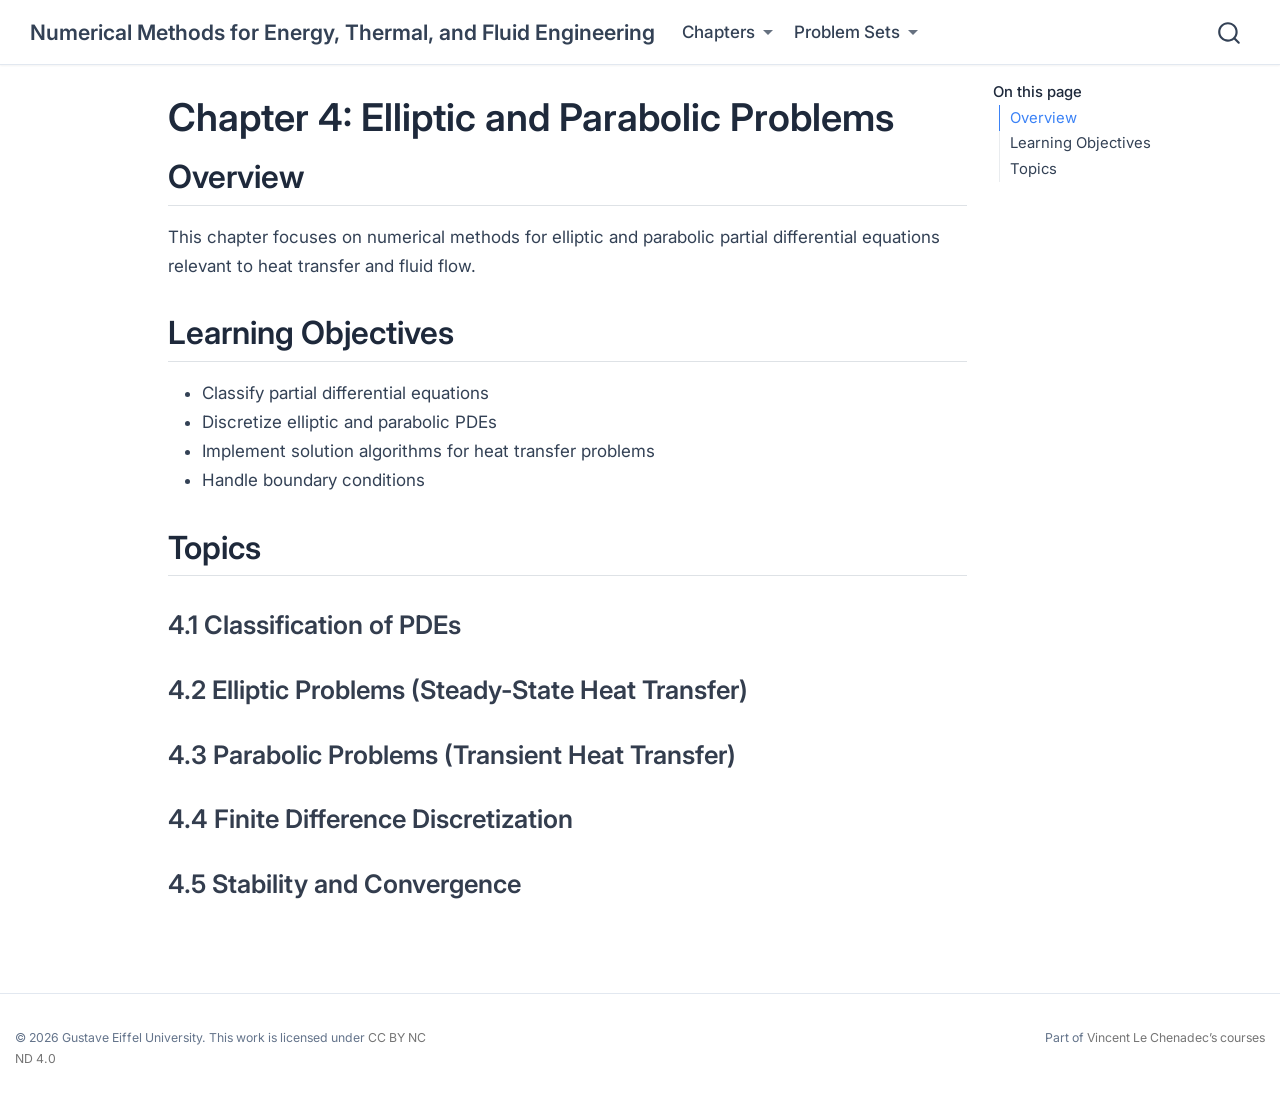
<file: chapters/chapter4.html>
<!DOCTYPE html>
<html xmlns="http://www.w3.org/1999/xhtml" lang="en" xml:lang="en"><head>

<meta charset="utf-8">
<meta name="generator" content="quarto-1.8.27">

<meta name="viewport" content="width=device-width, initial-scale=1.0, user-scalable=yes">


<title>Chapter 4: Elliptic and Parabolic Problems – Numerical Methods for Energy, Thermal, and Fluid Engineering</title>
<style>
code{white-space: pre-wrap;}
span.smallcaps{font-variant: small-caps;}
div.columns{display: flex; gap: min(4vw, 1.5em);}
div.column{flex: auto; overflow-x: auto;}
div.hanging-indent{margin-left: 1.5em; text-indent: -1.5em;}
ul.task-list{list-style: none;}
ul.task-list li input[type="checkbox"] {
  width: 0.8em;
  margin: 0 0.8em 0.2em -1em; /* quarto-specific, see https://github.com/quarto-dev/quarto-cli/issues/4556 */ 
  vertical-align: middle;
}
</style>


<script src="../site_libs/quarto-nav/quarto-nav.js"></script>
<script src="../site_libs/quarto-nav/headroom.min.js"></script>
<script src="../site_libs/clipboard/clipboard.min.js"></script>
<script src="../site_libs/quarto-search/autocomplete.umd.js"></script>
<script src="../site_libs/quarto-search/fuse.min.js"></script>
<script src="../site_libs/quarto-search/quarto-search.js"></script>
<meta name="quarto:offset" content="../">
<script src="../site_libs/quarto-html/quarto.js" type="module"></script>
<script src="../site_libs/quarto-html/tabsets/tabsets.js" type="module"></script>
<script src="../site_libs/quarto-html/axe/axe-check.js" type="module"></script>
<script src="../site_libs/quarto-html/popper.min.js"></script>
<script src="../site_libs/quarto-html/tippy.umd.min.js"></script>
<script src="../site_libs/quarto-html/anchor.min.js"></script>
<link href="../site_libs/quarto-html/tippy.css" rel="stylesheet">
<link href="../site_libs/quarto-html/quarto-syntax-highlighting-ed96de9b727972fe78a7b5d16c58bf87.css" rel="stylesheet" id="quarto-text-highlighting-styles">
<script src="../site_libs/bootstrap/bootstrap.min.js"></script>
<link href="../site_libs/bootstrap/bootstrap-icons.css" rel="stylesheet">
<link href="../site_libs/bootstrap/bootstrap-3c33ba9412d8097511e1b8b7b5944144.min.css" rel="stylesheet" append-hash="true" id="quarto-bootstrap" data-mode="light">
<script id="quarto-search-options" type="application/json">{
  "location": "navbar",
  "copy-button": false,
  "collapse-after": 3,
  "panel-placement": "end",
  "type": "overlay",
  "limit": 50,
  "keyboard-shortcut": [
    "f",
    "/",
    "s"
  ],
  "show-item-context": false,
  "language": {
    "search-no-results-text": "No results",
    "search-matching-documents-text": "matching documents",
    "search-copy-link-title": "Copy link to search",
    "search-hide-matches-text": "Hide additional matches",
    "search-more-match-text": "more match in this document",
    "search-more-matches-text": "more matches in this document",
    "search-clear-button-title": "Clear",
    "search-text-placeholder": "",
    "search-detached-cancel-button-title": "Cancel",
    "search-submit-button-title": "Submit",
    "search-label": "Search"
  }
}</script>


<link rel="stylesheet" href="../styles.css">
</head>

<body class="nav-fixed quarto-light">

<div id="quarto-search-results"></div>
  <header id="quarto-header" class="headroom fixed-top">
    <nav class="navbar navbar-expand-lg " data-bs-theme="dark">
      <div class="navbar-container container-fluid">
      <div class="navbar-brand-container mx-auto">
    <a class="navbar-brand" href="../index.html">
    <span class="navbar-title">Numerical Methods for Energy, Thermal, and Fluid Engineering</span>
    </a>
  </div>
            <div id="quarto-search" class="" title="Search"></div>
          <button class="navbar-toggler" type="button" data-bs-toggle="collapse" data-bs-target="#navbarCollapse" aria-controls="navbarCollapse" role="menu" aria-expanded="false" aria-label="Toggle navigation" onclick="if (window.quartoToggleHeadroom) { window.quartoToggleHeadroom(); }">
  <span class="navbar-toggler-icon"></span>
</button>
          <div class="collapse navbar-collapse" id="navbarCollapse">
            <ul class="navbar-nav navbar-nav-scroll me-auto">
  <li class="nav-item dropdown ">
    <a class="nav-link dropdown-toggle" href="#" id="nav-menu-chapters" role="link" data-bs-toggle="dropdown" aria-expanded="false">
 <span class="menu-text">Chapters</span>
    </a>
    <ul class="dropdown-menu" aria-labelledby="nav-menu-chapters">    
        <li>
    <a class="dropdown-item" href="../chapters/chapter1.html">
 <span class="dropdown-text">1. Introduction</span></a>
  </li>  
        <li>
    <a class="dropdown-item" href="../chapters/chapter2.html">
 <span class="dropdown-text">2. Initial Value Problems</span></a>
  </li>  
        <li>
    <a class="dropdown-item" href="../chapters/chapter3.html">
 <span class="dropdown-text">3. Boundary Value Problems</span></a>
  </li>  
        <li>
    <a class="dropdown-item" href="../chapters/chapter4.html">
 <span class="dropdown-text">4. Elliptic and Parabolic Problems</span></a>
  </li>  
        <li>
    <a class="dropdown-item" href="../chapters/chapter5.html">
 <span class="dropdown-text">5. Numerical Solution of Algebraic Systems</span></a>
  </li>  
    </ul>
  </li>
  <li class="nav-item dropdown ">
    <a class="nav-link dropdown-toggle" href="#" id="nav-menu-problem-sets" role="link" data-bs-toggle="dropdown" aria-expanded="false">
 <span class="menu-text">Problem Sets</span>
    </a>
    <ul class="dropdown-menu" aria-labelledby="nav-menu-problem-sets">    
        <li>
    <a class="dropdown-item" href="../problem-sets/ps1.html">
 <span class="dropdown-text">Problem Set 1</span></a>
  </li>  
        <li>
    <a class="dropdown-item" href="../problem-sets/ps2.html">
 <span class="dropdown-text">Problem Set 2</span></a>
  </li>  
        <li>
    <a class="dropdown-item" href="../problem-sets/ps3.html">
 <span class="dropdown-text">Problem Set 3</span></a>
  </li>  
    </ul>
  </li>
</ul>
          </div> <!-- /navcollapse -->
            <div class="quarto-navbar-tools">
</div>
      </div> <!-- /container-fluid -->
    </nav>
</header>
<!-- content -->
<div id="quarto-content" class="quarto-container page-columns page-rows-contents page-layout-article page-navbar">
<!-- sidebar -->
<!-- margin-sidebar -->
    <div id="quarto-margin-sidebar" class="sidebar margin-sidebar">
        <nav id="TOC" role="doc-toc" class="toc-active">
    <h2 id="toc-title">On this page</h2>
   
  <ul>
  <li><a href="#overview" id="toc-overview" class="nav-link active" data-scroll-target="#overview">Overview</a></li>
  <li><a href="#learning-objectives" id="toc-learning-objectives" class="nav-link" data-scroll-target="#learning-objectives">Learning Objectives</a></li>
  <li><a href="#topics" id="toc-topics" class="nav-link" data-scroll-target="#topics">Topics</a>
  <ul class="collapse">
  <li><a href="#classification-of-pdes" id="toc-classification-of-pdes" class="nav-link" data-scroll-target="#classification-of-pdes">4.1 Classification of PDEs</a></li>
  <li><a href="#elliptic-problems-steady-state-heat-transfer" id="toc-elliptic-problems-steady-state-heat-transfer" class="nav-link" data-scroll-target="#elliptic-problems-steady-state-heat-transfer">4.2 Elliptic Problems (Steady-State Heat Transfer)</a></li>
  <li><a href="#parabolic-problems-transient-heat-transfer" id="toc-parabolic-problems-transient-heat-transfer" class="nav-link" data-scroll-target="#parabolic-problems-transient-heat-transfer">4.3 Parabolic Problems (Transient Heat Transfer)</a></li>
  <li><a href="#finite-difference-discretization" id="toc-finite-difference-discretization" class="nav-link" data-scroll-target="#finite-difference-discretization">4.4 Finite Difference Discretization</a></li>
  <li><a href="#stability-and-convergence" id="toc-stability-and-convergence" class="nav-link" data-scroll-target="#stability-and-convergence">4.5 Stability and Convergence</a></li>
  </ul></li>
  </ul>
</nav>
    </div>
<!-- main -->
<main class="content" id="quarto-document-content">

<header id="title-block-header" class="quarto-title-block default">
<div class="quarto-title">
<h1 class="title">Chapter 4: Elliptic and Parabolic Problems</h1>
</div>



<div class="quarto-title-meta">

    
  
    
  </div>
  


</header>


<section id="overview" class="level2">
<h2 class="anchored" data-anchor-id="overview">Overview</h2>
<p>This chapter focuses on numerical methods for elliptic and parabolic partial differential equations relevant to heat transfer and fluid flow.</p>
</section>
<section id="learning-objectives" class="level2">
<h2 class="anchored" data-anchor-id="learning-objectives">Learning Objectives</h2>
<ul>
<li>Classify partial differential equations</li>
<li>Discretize elliptic and parabolic PDEs</li>
<li>Implement solution algorithms for heat transfer problems</li>
<li>Handle boundary conditions</li>
</ul>
</section>
<section id="topics" class="level2">
<h2 class="anchored" data-anchor-id="topics">Topics</h2>
<section id="classification-of-pdes" class="level3">
<h3 class="anchored" data-anchor-id="classification-of-pdes">4.1 Classification of PDEs</h3>
</section>
<section id="elliptic-problems-steady-state-heat-transfer" class="level3">
<h3 class="anchored" data-anchor-id="elliptic-problems-steady-state-heat-transfer">4.2 Elliptic Problems (Steady-State Heat Transfer)</h3>
</section>
<section id="parabolic-problems-transient-heat-transfer" class="level3">
<h3 class="anchored" data-anchor-id="parabolic-problems-transient-heat-transfer">4.3 Parabolic Problems (Transient Heat Transfer)</h3>
</section>
<section id="finite-difference-discretization" class="level3">
<h3 class="anchored" data-anchor-id="finite-difference-discretization">4.4 Finite Difference Discretization</h3>
</section>
<section id="stability-and-convergence" class="level3">
<h3 class="anchored" data-anchor-id="stability-and-convergence">4.5 Stability and Convergence</h3>


</section>
</section>

</main> <!-- /main -->
<script id="quarto-html-after-body" type="application/javascript">
  window.document.addEventListener("DOMContentLoaded", function (event) {
    const icon = "";
    const anchorJS = new window.AnchorJS();
    anchorJS.options = {
      placement: 'right',
      icon: icon
    };
    anchorJS.add('.anchored');
    const isCodeAnnotation = (el) => {
      for (const clz of el.classList) {
        if (clz.startsWith('code-annotation-')) {                     
          return true;
        }
      }
      return false;
    }
    const onCopySuccess = function(e) {
      // button target
      const button = e.trigger;
      // don't keep focus
      button.blur();
      // flash "checked"
      button.classList.add('code-copy-button-checked');
      var currentTitle = button.getAttribute("title");
      button.setAttribute("title", "Copied!");
      let tooltip;
      if (window.bootstrap) {
        button.setAttribute("data-bs-toggle", "tooltip");
        button.setAttribute("data-bs-placement", "left");
        button.setAttribute("data-bs-title", "Copied!");
        tooltip = new bootstrap.Tooltip(button, 
          { trigger: "manual", 
            customClass: "code-copy-button-tooltip",
            offset: [0, -8]});
        tooltip.show();    
      }
      setTimeout(function() {
        if (tooltip) {
          tooltip.hide();
          button.removeAttribute("data-bs-title");
          button.removeAttribute("data-bs-toggle");
          button.removeAttribute("data-bs-placement");
        }
        button.setAttribute("title", currentTitle);
        button.classList.remove('code-copy-button-checked');
      }, 1000);
      // clear code selection
      e.clearSelection();
    }
    const getTextToCopy = function(trigger) {
      const outerScaffold = trigger.parentElement.cloneNode(true);
      const codeEl = outerScaffold.querySelector('code');
      for (const childEl of codeEl.children) {
        if (isCodeAnnotation(childEl)) {
          childEl.remove();
        }
      }
      return codeEl.innerText;
    }
    const clipboard = new window.ClipboardJS('.code-copy-button:not([data-in-quarto-modal])', {
      text: getTextToCopy
    });
    clipboard.on('success', onCopySuccess);
    if (window.document.getElementById('quarto-embedded-source-code-modal')) {
      const clipboardModal = new window.ClipboardJS('.code-copy-button[data-in-quarto-modal]', {
        text: getTextToCopy,
        container: window.document.getElementById('quarto-embedded-source-code-modal')
      });
      clipboardModal.on('success', onCopySuccess);
    }
      var localhostRegex = new RegExp(/^(?:http|https):\/\/localhost\:?[0-9]*\//);
      var mailtoRegex = new RegExp(/^mailto:/);
        var filterRegex = new RegExp("https:\/\/vlc1\.github\.io\/ene-4302a\/");
      var isInternal = (href) => {
          return filterRegex.test(href) || localhostRegex.test(href) || mailtoRegex.test(href);
      }
      // Inspect non-navigation links and adorn them if external
     var links = window.document.querySelectorAll('a[href]:not(.nav-link):not(.navbar-brand):not(.toc-action):not(.sidebar-link):not(.sidebar-item-toggle):not(.pagination-link):not(.no-external):not([aria-hidden]):not(.dropdown-item):not(.quarto-navigation-tool):not(.about-link)');
      for (var i=0; i<links.length; i++) {
        const link = links[i];
        if (!isInternal(link.href)) {
          // undo the damage that might have been done by quarto-nav.js in the case of
          // links that we want to consider external
          if (link.dataset.originalHref !== undefined) {
            link.href = link.dataset.originalHref;
          }
        }
      }
    function tippyHover(el, contentFn, onTriggerFn, onUntriggerFn) {
      const config = {
        allowHTML: true,
        maxWidth: 500,
        delay: 100,
        arrow: false,
        appendTo: function(el) {
            return el.parentElement;
        },
        interactive: true,
        interactiveBorder: 10,
        theme: 'quarto',
        placement: 'bottom-start',
      };
      if (contentFn) {
        config.content = contentFn;
      }
      if (onTriggerFn) {
        config.onTrigger = onTriggerFn;
      }
      if (onUntriggerFn) {
        config.onUntrigger = onUntriggerFn;
      }
      window.tippy(el, config); 
    }
    const noterefs = window.document.querySelectorAll('a[role="doc-noteref"]');
    for (var i=0; i<noterefs.length; i++) {
      const ref = noterefs[i];
      tippyHover(ref, function() {
        // use id or data attribute instead here
        let href = ref.getAttribute('data-footnote-href') || ref.getAttribute('href');
        try { href = new URL(href).hash; } catch {}
        const id = href.replace(/^#\/?/, "");
        const note = window.document.getElementById(id);
        if (note) {
          return note.innerHTML;
        } else {
          return "";
        }
      });
    }
    const xrefs = window.document.querySelectorAll('a.quarto-xref');
    const processXRef = (id, note) => {
      // Strip column container classes
      const stripColumnClz = (el) => {
        el.classList.remove("page-full", "page-columns");
        if (el.children) {
          for (const child of el.children) {
            stripColumnClz(child);
          }
        }
      }
      stripColumnClz(note)
      if (id === null || id.startsWith('sec-')) {
        // Special case sections, only their first couple elements
        const container = document.createElement("div");
        if (note.children && note.children.length > 2) {
          container.appendChild(note.children[0].cloneNode(true));
          for (let i = 1; i < note.children.length; i++) {
            const child = note.children[i];
            if (child.tagName === "P" && child.innerText === "") {
              continue;
            } else {
              container.appendChild(child.cloneNode(true));
              break;
            }
          }
          if (window.Quarto?.typesetMath) {
            window.Quarto.typesetMath(container);
          }
          return container.innerHTML
        } else {
          if (window.Quarto?.typesetMath) {
            window.Quarto.typesetMath(note);
          }
          return note.innerHTML;
        }
      } else {
        // Remove any anchor links if they are present
        const anchorLink = note.querySelector('a.anchorjs-link');
        if (anchorLink) {
          anchorLink.remove();
        }
        if (window.Quarto?.typesetMath) {
          window.Quarto.typesetMath(note);
        }
        if (note.classList.contains("callout")) {
          return note.outerHTML;
        } else {
          return note.innerHTML;
        }
      }
    }
    for (var i=0; i<xrefs.length; i++) {
      const xref = xrefs[i];
      tippyHover(xref, undefined, function(instance) {
        instance.disable();
        let url = xref.getAttribute('href');
        let hash = undefined; 
        if (url.startsWith('#')) {
          hash = url;
        } else {
          try { hash = new URL(url).hash; } catch {}
        }
        if (hash) {
          const id = hash.replace(/^#\/?/, "");
          const note = window.document.getElementById(id);
          if (note !== null) {
            try {
              const html = processXRef(id, note.cloneNode(true));
              instance.setContent(html);
            } finally {
              instance.enable();
              instance.show();
            }
          } else {
            // See if we can fetch this
            fetch(url.split('#')[0])
            .then(res => res.text())
            .then(html => {
              const parser = new DOMParser();
              const htmlDoc = parser.parseFromString(html, "text/html");
              const note = htmlDoc.getElementById(id);
              if (note !== null) {
                const html = processXRef(id, note);
                instance.setContent(html);
              } 
            }).finally(() => {
              instance.enable();
              instance.show();
            });
          }
        } else {
          // See if we can fetch a full url (with no hash to target)
          // This is a special case and we should probably do some content thinning / targeting
          fetch(url)
          .then(res => res.text())
          .then(html => {
            const parser = new DOMParser();
            const htmlDoc = parser.parseFromString(html, "text/html");
            const note = htmlDoc.querySelector('main.content');
            if (note !== null) {
              // This should only happen for chapter cross references
              // (since there is no id in the URL)
              // remove the first header
              if (note.children.length > 0 && note.children[0].tagName === "HEADER") {
                note.children[0].remove();
              }
              const html = processXRef(null, note);
              instance.setContent(html);
            } 
          }).finally(() => {
            instance.enable();
            instance.show();
          });
        }
      }, function(instance) {
      });
    }
        let selectedAnnoteEl;
        const selectorForAnnotation = ( cell, annotation) => {
          let cellAttr = 'data-code-cell="' + cell + '"';
          let lineAttr = 'data-code-annotation="' +  annotation + '"';
          const selector = 'span[' + cellAttr + '][' + lineAttr + ']';
          return selector;
        }
        const selectCodeLines = (annoteEl) => {
          const doc = window.document;
          const targetCell = annoteEl.getAttribute("data-target-cell");
          const targetAnnotation = annoteEl.getAttribute("data-target-annotation");
          const annoteSpan = window.document.querySelector(selectorForAnnotation(targetCell, targetAnnotation));
          const lines = annoteSpan.getAttribute("data-code-lines").split(",");
          const lineIds = lines.map((line) => {
            return targetCell + "-" + line;
          })
          let top = null;
          let height = null;
          let parent = null;
          if (lineIds.length > 0) {
              //compute the position of the single el (top and bottom and make a div)
              const el = window.document.getElementById(lineIds[0]);
              top = el.offsetTop;
              height = el.offsetHeight;
              parent = el.parentElement.parentElement;
            if (lineIds.length > 1) {
              const lastEl = window.document.getElementById(lineIds[lineIds.length - 1]);
              const bottom = lastEl.offsetTop + lastEl.offsetHeight;
              height = bottom - top;
            }
            if (top !== null && height !== null && parent !== null) {
              // cook up a div (if necessary) and position it 
              let div = window.document.getElementById("code-annotation-line-highlight");
              if (div === null) {
                div = window.document.createElement("div");
                div.setAttribute("id", "code-annotation-line-highlight");
                div.style.position = 'absolute';
                parent.appendChild(div);
              }
              div.style.top = top - 2 + "px";
              div.style.height = height + 4 + "px";
              div.style.left = 0;
              let gutterDiv = window.document.getElementById("code-annotation-line-highlight-gutter");
              if (gutterDiv === null) {
                gutterDiv = window.document.createElement("div");
                gutterDiv.setAttribute("id", "code-annotation-line-highlight-gutter");
                gutterDiv.style.position = 'absolute';
                const codeCell = window.document.getElementById(targetCell);
                const gutter = codeCell.querySelector('.code-annotation-gutter');
                gutter.appendChild(gutterDiv);
              }
              gutterDiv.style.top = top - 2 + "px";
              gutterDiv.style.height = height + 4 + "px";
            }
            selectedAnnoteEl = annoteEl;
          }
        };
        const unselectCodeLines = () => {
          const elementsIds = ["code-annotation-line-highlight", "code-annotation-line-highlight-gutter"];
          elementsIds.forEach((elId) => {
            const div = window.document.getElementById(elId);
            if (div) {
              div.remove();
            }
          });
          selectedAnnoteEl = undefined;
        };
          // Handle positioning of the toggle
      window.addEventListener(
        "resize",
        throttle(() => {
          elRect = undefined;
          if (selectedAnnoteEl) {
            selectCodeLines(selectedAnnoteEl);
          }
        }, 10)
      );
      function throttle(fn, ms) {
      let throttle = false;
      let timer;
        return (...args) => {
          if(!throttle) { // first call gets through
              fn.apply(this, args);
              throttle = true;
          } else { // all the others get throttled
              if(timer) clearTimeout(timer); // cancel #2
              timer = setTimeout(() => {
                fn.apply(this, args);
                timer = throttle = false;
              }, ms);
          }
        };
      }
        // Attach click handler to the DT
        const annoteDls = window.document.querySelectorAll('dt[data-target-cell]');
        for (const annoteDlNode of annoteDls) {
          annoteDlNode.addEventListener('click', (event) => {
            const clickedEl = event.target;
            if (clickedEl !== selectedAnnoteEl) {
              unselectCodeLines();
              const activeEl = window.document.querySelector('dt[data-target-cell].code-annotation-active');
              if (activeEl) {
                activeEl.classList.remove('code-annotation-active');
              }
              selectCodeLines(clickedEl);
              clickedEl.classList.add('code-annotation-active');
            } else {
              // Unselect the line
              unselectCodeLines();
              clickedEl.classList.remove('code-annotation-active');
            }
          });
        }
    const findCites = (el) => {
      const parentEl = el.parentElement;
      if (parentEl) {
        const cites = parentEl.dataset.cites;
        if (cites) {
          return {
            el,
            cites: cites.split(' ')
          };
        } else {
          return findCites(el.parentElement)
        }
      } else {
        return undefined;
      }
    };
    var bibliorefs = window.document.querySelectorAll('a[role="doc-biblioref"]');
    for (var i=0; i<bibliorefs.length; i++) {
      const ref = bibliorefs[i];
      const citeInfo = findCites(ref);
      if (citeInfo) {
        tippyHover(citeInfo.el, function() {
          var popup = window.document.createElement('div');
          citeInfo.cites.forEach(function(cite) {
            var citeDiv = window.document.createElement('div');
            citeDiv.classList.add('hanging-indent');
            citeDiv.classList.add('csl-entry');
            var biblioDiv = window.document.getElementById('ref-' + cite);
            if (biblioDiv) {
              citeDiv.innerHTML = biblioDiv.innerHTML;
            }
            popup.appendChild(citeDiv);
          });
          return popup.innerHTML;
        });
      }
    }
  });
  </script>
</div> <!-- /content -->
<footer class="footer">
  <div class="nav-footer">
    <div class="nav-footer-left">
<p>© 2026 Gustave Eiffel University. This work is licensed under <a href="https://creativecommons.org/licenses/by-nc-nd/4.0">CC BY NC ND 4.0</a></p>
</div>   
    <div class="nav-footer-center">
      &nbsp;
    </div>
    <div class="nav-footer-right">
<p>Part of <a href="https://vlc1.github.io/courses/">Vincent Le Chenadec’s courses</a></p>
</div>
  </div>
</footer>




</body></html>
</file>
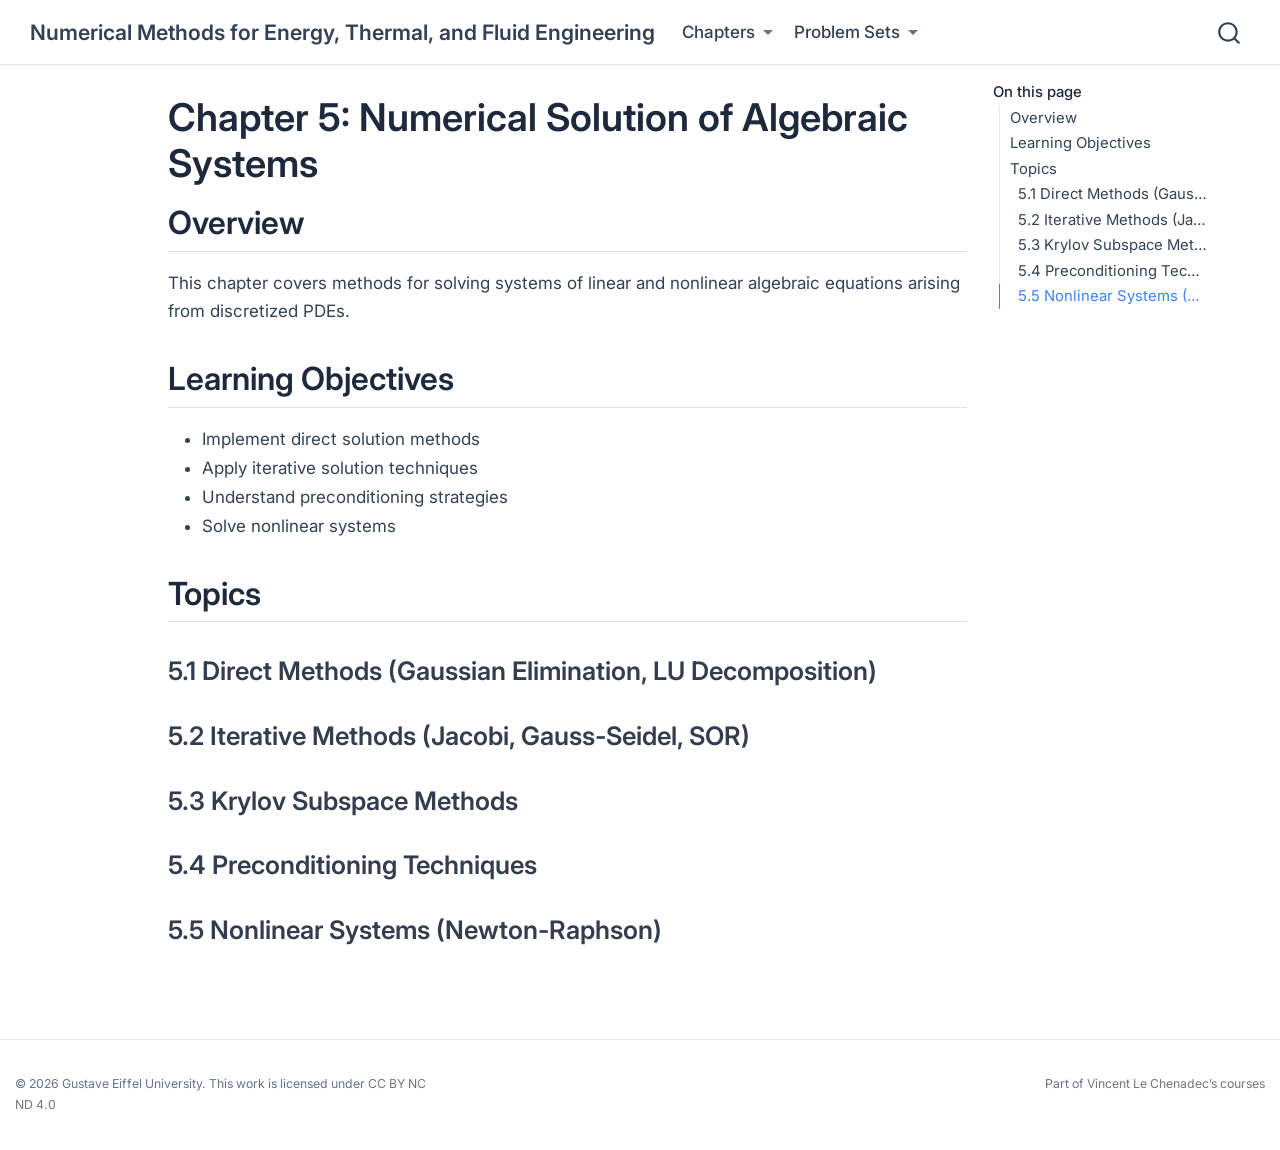
<file: chapters/chapter5.html>
<!DOCTYPE html>
<html xmlns="http://www.w3.org/1999/xhtml" lang="en" xml:lang="en"><head>

<meta charset="utf-8">
<meta name="generator" content="quarto-1.8.27">

<meta name="viewport" content="width=device-width, initial-scale=1.0, user-scalable=yes">


<title>Chapter 5: Numerical Solution of Algebraic Systems – Numerical Methods for Energy, Thermal, and Fluid Engineering</title>
<style>
code{white-space: pre-wrap;}
span.smallcaps{font-variant: small-caps;}
div.columns{display: flex; gap: min(4vw, 1.5em);}
div.column{flex: auto; overflow-x: auto;}
div.hanging-indent{margin-left: 1.5em; text-indent: -1.5em;}
ul.task-list{list-style: none;}
ul.task-list li input[type="checkbox"] {
  width: 0.8em;
  margin: 0 0.8em 0.2em -1em; /* quarto-specific, see https://github.com/quarto-dev/quarto-cli/issues/4556 */ 
  vertical-align: middle;
}
</style>


<script src="../site_libs/quarto-nav/quarto-nav.js"></script>
<script src="../site_libs/quarto-nav/headroom.min.js"></script>
<script src="../site_libs/clipboard/clipboard.min.js"></script>
<script src="../site_libs/quarto-search/autocomplete.umd.js"></script>
<script src="../site_libs/quarto-search/fuse.min.js"></script>
<script src="../site_libs/quarto-search/quarto-search.js"></script>
<meta name="quarto:offset" content="../">
<script src="../site_libs/quarto-html/quarto.js" type="module"></script>
<script src="../site_libs/quarto-html/tabsets/tabsets.js" type="module"></script>
<script src="../site_libs/quarto-html/axe/axe-check.js" type="module"></script>
<script src="../site_libs/quarto-html/popper.min.js"></script>
<script src="../site_libs/quarto-html/tippy.umd.min.js"></script>
<script src="../site_libs/quarto-html/anchor.min.js"></script>
<link href="../site_libs/quarto-html/tippy.css" rel="stylesheet">
<link href="../site_libs/quarto-html/quarto-syntax-highlighting-ed96de9b727972fe78a7b5d16c58bf87.css" rel="stylesheet" id="quarto-text-highlighting-styles">
<script src="../site_libs/bootstrap/bootstrap.min.js"></script>
<link href="../site_libs/bootstrap/bootstrap-icons.css" rel="stylesheet">
<link href="../site_libs/bootstrap/bootstrap-3c33ba9412d8097511e1b8b7b5944144.min.css" rel="stylesheet" append-hash="true" id="quarto-bootstrap" data-mode="light">
<script id="quarto-search-options" type="application/json">{
  "location": "navbar",
  "copy-button": false,
  "collapse-after": 3,
  "panel-placement": "end",
  "type": "overlay",
  "limit": 50,
  "keyboard-shortcut": [
    "f",
    "/",
    "s"
  ],
  "show-item-context": false,
  "language": {
    "search-no-results-text": "No results",
    "search-matching-documents-text": "matching documents",
    "search-copy-link-title": "Copy link to search",
    "search-hide-matches-text": "Hide additional matches",
    "search-more-match-text": "more match in this document",
    "search-more-matches-text": "more matches in this document",
    "search-clear-button-title": "Clear",
    "search-text-placeholder": "",
    "search-detached-cancel-button-title": "Cancel",
    "search-submit-button-title": "Submit",
    "search-label": "Search"
  }
}</script>


<link rel="stylesheet" href="../styles.css">
</head>

<body class="nav-fixed quarto-light">

<div id="quarto-search-results"></div>
  <header id="quarto-header" class="headroom fixed-top">
    <nav class="navbar navbar-expand-lg " data-bs-theme="dark">
      <div class="navbar-container container-fluid">
      <div class="navbar-brand-container mx-auto">
    <a class="navbar-brand" href="../index.html">
    <span class="navbar-title">Numerical Methods for Energy, Thermal, and Fluid Engineering</span>
    </a>
  </div>
            <div id="quarto-search" class="" title="Search"></div>
          <button class="navbar-toggler" type="button" data-bs-toggle="collapse" data-bs-target="#navbarCollapse" aria-controls="navbarCollapse" role="menu" aria-expanded="false" aria-label="Toggle navigation" onclick="if (window.quartoToggleHeadroom) { window.quartoToggleHeadroom(); }">
  <span class="navbar-toggler-icon"></span>
</button>
          <div class="collapse navbar-collapse" id="navbarCollapse">
            <ul class="navbar-nav navbar-nav-scroll me-auto">
  <li class="nav-item dropdown ">
    <a class="nav-link dropdown-toggle" href="#" id="nav-menu-chapters" role="link" data-bs-toggle="dropdown" aria-expanded="false">
 <span class="menu-text">Chapters</span>
    </a>
    <ul class="dropdown-menu" aria-labelledby="nav-menu-chapters">    
        <li>
    <a class="dropdown-item" href="../chapters/chapter1.html">
 <span class="dropdown-text">1. Introduction</span></a>
  </li>  
        <li>
    <a class="dropdown-item" href="../chapters/chapter2.html">
 <span class="dropdown-text">2. Initial Value Problems</span></a>
  </li>  
        <li>
    <a class="dropdown-item" href="../chapters/chapter3.html">
 <span class="dropdown-text">3. Boundary Value Problems</span></a>
  </li>  
        <li>
    <a class="dropdown-item" href="../chapters/chapter4.html">
 <span class="dropdown-text">4. Elliptic and Parabolic Problems</span></a>
  </li>  
        <li>
    <a class="dropdown-item" href="../chapters/chapter5.html">
 <span class="dropdown-text">5. Numerical Solution of Algebraic Systems</span></a>
  </li>  
    </ul>
  </li>
  <li class="nav-item dropdown ">
    <a class="nav-link dropdown-toggle" href="#" id="nav-menu-problem-sets" role="link" data-bs-toggle="dropdown" aria-expanded="false">
 <span class="menu-text">Problem Sets</span>
    </a>
    <ul class="dropdown-menu" aria-labelledby="nav-menu-problem-sets">    
        <li>
    <a class="dropdown-item" href="../problem-sets/ps1.html">
 <span class="dropdown-text">Problem Set 1</span></a>
  </li>  
        <li>
    <a class="dropdown-item" href="../problem-sets/ps2.html">
 <span class="dropdown-text">Problem Set 2</span></a>
  </li>  
    </ul>
  </li>
</ul>
          </div> <!-- /navcollapse -->
            <div class="quarto-navbar-tools">
</div>
      </div> <!-- /container-fluid -->
    </nav>
</header>
<!-- content -->
<div id="quarto-content" class="quarto-container page-columns page-rows-contents page-layout-article page-navbar">
<!-- sidebar -->
<!-- margin-sidebar -->
    <div id="quarto-margin-sidebar" class="sidebar margin-sidebar">
        <nav id="TOC" role="doc-toc" class="toc-active">
    <h2 id="toc-title">On this page</h2>
   
  <ul>
  <li><a href="#overview" id="toc-overview" class="nav-link active" data-scroll-target="#overview">Overview</a></li>
  <li><a href="#learning-objectives" id="toc-learning-objectives" class="nav-link" data-scroll-target="#learning-objectives">Learning Objectives</a></li>
  <li><a href="#topics" id="toc-topics" class="nav-link" data-scroll-target="#topics">Topics</a>
  <ul class="collapse">
  <li><a href="#direct-methods-gaussian-elimination-lu-decomposition" id="toc-direct-methods-gaussian-elimination-lu-decomposition" class="nav-link" data-scroll-target="#direct-methods-gaussian-elimination-lu-decomposition">5.1 Direct Methods (Gaussian Elimination, LU Decomposition)</a></li>
  <li><a href="#iterative-methods-jacobi-gauss-seidel-sor" id="toc-iterative-methods-jacobi-gauss-seidel-sor" class="nav-link" data-scroll-target="#iterative-methods-jacobi-gauss-seidel-sor">5.2 Iterative Methods (Jacobi, Gauss-Seidel, SOR)</a></li>
  <li><a href="#krylov-subspace-methods" id="toc-krylov-subspace-methods" class="nav-link" data-scroll-target="#krylov-subspace-methods">5.3 Krylov Subspace Methods</a></li>
  <li><a href="#preconditioning-techniques" id="toc-preconditioning-techniques" class="nav-link" data-scroll-target="#preconditioning-techniques">5.4 Preconditioning Techniques</a></li>
  <li><a href="#nonlinear-systems-newton-raphson" id="toc-nonlinear-systems-newton-raphson" class="nav-link" data-scroll-target="#nonlinear-systems-newton-raphson">5.5 Nonlinear Systems (Newton-Raphson)</a></li>
  </ul></li>
  </ul>
</nav>
    </div>
<!-- main -->
<main class="content" id="quarto-document-content">

<header id="title-block-header" class="quarto-title-block default">
<div class="quarto-title">
<h1 class="title">Chapter 5: Numerical Solution of Algebraic Systems</h1>
</div>



<div class="quarto-title-meta">

    
  
    
  </div>
  


</header>


<section id="overview" class="level2">
<h2 class="anchored" data-anchor-id="overview">Overview</h2>
<p>This chapter covers methods for solving systems of linear and nonlinear algebraic equations arising from discretized PDEs.</p>
</section>
<section id="learning-objectives" class="level2">
<h2 class="anchored" data-anchor-id="learning-objectives">Learning Objectives</h2>
<ul>
<li>Implement direct solution methods</li>
<li>Apply iterative solution techniques</li>
<li>Understand preconditioning strategies</li>
<li>Solve nonlinear systems</li>
</ul>
</section>
<section id="topics" class="level2">
<h2 class="anchored" data-anchor-id="topics">Topics</h2>
<section id="direct-methods-gaussian-elimination-lu-decomposition" class="level3">
<h3 class="anchored" data-anchor-id="direct-methods-gaussian-elimination-lu-decomposition">5.1 Direct Methods (Gaussian Elimination, LU Decomposition)</h3>
</section>
<section id="iterative-methods-jacobi-gauss-seidel-sor" class="level3">
<h3 class="anchored" data-anchor-id="iterative-methods-jacobi-gauss-seidel-sor">5.2 Iterative Methods (Jacobi, Gauss-Seidel, SOR)</h3>
</section>
<section id="krylov-subspace-methods" class="level3">
<h3 class="anchored" data-anchor-id="krylov-subspace-methods">5.3 Krylov Subspace Methods</h3>
</section>
<section id="preconditioning-techniques" class="level3">
<h3 class="anchored" data-anchor-id="preconditioning-techniques">5.4 Preconditioning Techniques</h3>
</section>
<section id="nonlinear-systems-newton-raphson" class="level3">
<h3 class="anchored" data-anchor-id="nonlinear-systems-newton-raphson">5.5 Nonlinear Systems (Newton-Raphson)</h3>


</section>
</section>

</main> <!-- /main -->
<script id="quarto-html-after-body" type="application/javascript">
  window.document.addEventListener("DOMContentLoaded", function (event) {
    const icon = "";
    const anchorJS = new window.AnchorJS();
    anchorJS.options = {
      placement: 'right',
      icon: icon
    };
    anchorJS.add('.anchored');
    const isCodeAnnotation = (el) => {
      for (const clz of el.classList) {
        if (clz.startsWith('code-annotation-')) {                     
          return true;
        }
      }
      return false;
    }
    const onCopySuccess = function(e) {
      // button target
      const button = e.trigger;
      // don't keep focus
      button.blur();
      // flash "checked"
      button.classList.add('code-copy-button-checked');
      var currentTitle = button.getAttribute("title");
      button.setAttribute("title", "Copied!");
      let tooltip;
      if (window.bootstrap) {
        button.setAttribute("data-bs-toggle", "tooltip");
        button.setAttribute("data-bs-placement", "left");
        button.setAttribute("data-bs-title", "Copied!");
        tooltip = new bootstrap.Tooltip(button, 
          { trigger: "manual", 
            customClass: "code-copy-button-tooltip",
            offset: [0, -8]});
        tooltip.show();    
      }
      setTimeout(function() {
        if (tooltip) {
          tooltip.hide();
          button.removeAttribute("data-bs-title");
          button.removeAttribute("data-bs-toggle");
          button.removeAttribute("data-bs-placement");
        }
        button.setAttribute("title", currentTitle);
        button.classList.remove('code-copy-button-checked');
      }, 1000);
      // clear code selection
      e.clearSelection();
    }
    const getTextToCopy = function(trigger) {
      const outerScaffold = trigger.parentElement.cloneNode(true);
      const codeEl = outerScaffold.querySelector('code');
      for (const childEl of codeEl.children) {
        if (isCodeAnnotation(childEl)) {
          childEl.remove();
        }
      }
      return codeEl.innerText;
    }
    const clipboard = new window.ClipboardJS('.code-copy-button:not([data-in-quarto-modal])', {
      text: getTextToCopy
    });
    clipboard.on('success', onCopySuccess);
    if (window.document.getElementById('quarto-embedded-source-code-modal')) {
      const clipboardModal = new window.ClipboardJS('.code-copy-button[data-in-quarto-modal]', {
        text: getTextToCopy,
        container: window.document.getElementById('quarto-embedded-source-code-modal')
      });
      clipboardModal.on('success', onCopySuccess);
    }
      var localhostRegex = new RegExp(/^(?:http|https):\/\/localhost\:?[0-9]*\//);
      var mailtoRegex = new RegExp(/^mailto:/);
        var filterRegex = new RegExp("https:\/\/vlc1\.github\.io\/ene-4302a\/");
      var isInternal = (href) => {
          return filterRegex.test(href) || localhostRegex.test(href) || mailtoRegex.test(href);
      }
      // Inspect non-navigation links and adorn them if external
     var links = window.document.querySelectorAll('a[href]:not(.nav-link):not(.navbar-brand):not(.toc-action):not(.sidebar-link):not(.sidebar-item-toggle):not(.pagination-link):not(.no-external):not([aria-hidden]):not(.dropdown-item):not(.quarto-navigation-tool):not(.about-link)');
      for (var i=0; i<links.length; i++) {
        const link = links[i];
        if (!isInternal(link.href)) {
          // undo the damage that might have been done by quarto-nav.js in the case of
          // links that we want to consider external
          if (link.dataset.originalHref !== undefined) {
            link.href = link.dataset.originalHref;
          }
        }
      }
    function tippyHover(el, contentFn, onTriggerFn, onUntriggerFn) {
      const config = {
        allowHTML: true,
        maxWidth: 500,
        delay: 100,
        arrow: false,
        appendTo: function(el) {
            return el.parentElement;
        },
        interactive: true,
        interactiveBorder: 10,
        theme: 'quarto',
        placement: 'bottom-start',
      };
      if (contentFn) {
        config.content = contentFn;
      }
      if (onTriggerFn) {
        config.onTrigger = onTriggerFn;
      }
      if (onUntriggerFn) {
        config.onUntrigger = onUntriggerFn;
      }
      window.tippy(el, config); 
    }
    const noterefs = window.document.querySelectorAll('a[role="doc-noteref"]');
    for (var i=0; i<noterefs.length; i++) {
      const ref = noterefs[i];
      tippyHover(ref, function() {
        // use id or data attribute instead here
        let href = ref.getAttribute('data-footnote-href') || ref.getAttribute('href');
        try { href = new URL(href).hash; } catch {}
        const id = href.replace(/^#\/?/, "");
        const note = window.document.getElementById(id);
        if (note) {
          return note.innerHTML;
        } else {
          return "";
        }
      });
    }
    const xrefs = window.document.querySelectorAll('a.quarto-xref');
    const processXRef = (id, note) => {
      // Strip column container classes
      const stripColumnClz = (el) => {
        el.classList.remove("page-full", "page-columns");
        if (el.children) {
          for (const child of el.children) {
            stripColumnClz(child);
          }
        }
      }
      stripColumnClz(note)
      if (id === null || id.startsWith('sec-')) {
        // Special case sections, only their first couple elements
        const container = document.createElement("div");
        if (note.children && note.children.length > 2) {
          container.appendChild(note.children[0].cloneNode(true));
          for (let i = 1; i < note.children.length; i++) {
            const child = note.children[i];
            if (child.tagName === "P" && child.innerText === "") {
              continue;
            } else {
              container.appendChild(child.cloneNode(true));
              break;
            }
          }
          if (window.Quarto?.typesetMath) {
            window.Quarto.typesetMath(container);
          }
          return container.innerHTML
        } else {
          if (window.Quarto?.typesetMath) {
            window.Quarto.typesetMath(note);
          }
          return note.innerHTML;
        }
      } else {
        // Remove any anchor links if they are present
        const anchorLink = note.querySelector('a.anchorjs-link');
        if (anchorLink) {
          anchorLink.remove();
        }
        if (window.Quarto?.typesetMath) {
          window.Quarto.typesetMath(note);
        }
        if (note.classList.contains("callout")) {
          return note.outerHTML;
        } else {
          return note.innerHTML;
        }
      }
    }
    for (var i=0; i<xrefs.length; i++) {
      const xref = xrefs[i];
      tippyHover(xref, undefined, function(instance) {
        instance.disable();
        let url = xref.getAttribute('href');
        let hash = undefined; 
        if (url.startsWith('#')) {
          hash = url;
        } else {
          try { hash = new URL(url).hash; } catch {}
        }
        if (hash) {
          const id = hash.replace(/^#\/?/, "");
          const note = window.document.getElementById(id);
          if (note !== null) {
            try {
              const html = processXRef(id, note.cloneNode(true));
              instance.setContent(html);
            } finally {
              instance.enable();
              instance.show();
            }
          } else {
            // See if we can fetch this
            fetch(url.split('#')[0])
            .then(res => res.text())
            .then(html => {
              const parser = new DOMParser();
              const htmlDoc = parser.parseFromString(html, "text/html");
              const note = htmlDoc.getElementById(id);
              if (note !== null) {
                const html = processXRef(id, note);
                instance.setContent(html);
              } 
            }).finally(() => {
              instance.enable();
              instance.show();
            });
          }
        } else {
          // See if we can fetch a full url (with no hash to target)
          // This is a special case and we should probably do some content thinning / targeting
          fetch(url)
          .then(res => res.text())
          .then(html => {
            const parser = new DOMParser();
            const htmlDoc = parser.parseFromString(html, "text/html");
            const note = htmlDoc.querySelector('main.content');
            if (note !== null) {
              // This should only happen for chapter cross references
              // (since there is no id in the URL)
              // remove the first header
              if (note.children.length > 0 && note.children[0].tagName === "HEADER") {
                note.children[0].remove();
              }
              const html = processXRef(null, note);
              instance.setContent(html);
            } 
          }).finally(() => {
            instance.enable();
            instance.show();
          });
        }
      }, function(instance) {
      });
    }
        let selectedAnnoteEl;
        const selectorForAnnotation = ( cell, annotation) => {
          let cellAttr = 'data-code-cell="' + cell + '"';
          let lineAttr = 'data-code-annotation="' +  annotation + '"';
          const selector = 'span[' + cellAttr + '][' + lineAttr + ']';
          return selector;
        }
        const selectCodeLines = (annoteEl) => {
          const doc = window.document;
          const targetCell = annoteEl.getAttribute("data-target-cell");
          const targetAnnotation = annoteEl.getAttribute("data-target-annotation");
          const annoteSpan = window.document.querySelector(selectorForAnnotation(targetCell, targetAnnotation));
          const lines = annoteSpan.getAttribute("data-code-lines").split(",");
          const lineIds = lines.map((line) => {
            return targetCell + "-" + line;
          })
          let top = null;
          let height = null;
          let parent = null;
          if (lineIds.length > 0) {
              //compute the position of the single el (top and bottom and make a div)
              const el = window.document.getElementById(lineIds[0]);
              top = el.offsetTop;
              height = el.offsetHeight;
              parent = el.parentElement.parentElement;
            if (lineIds.length > 1) {
              const lastEl = window.document.getElementById(lineIds[lineIds.length - 1]);
              const bottom = lastEl.offsetTop + lastEl.offsetHeight;
              height = bottom - top;
            }
            if (top !== null && height !== null && parent !== null) {
              // cook up a div (if necessary) and position it 
              let div = window.document.getElementById("code-annotation-line-highlight");
              if (div === null) {
                div = window.document.createElement("div");
                div.setAttribute("id", "code-annotation-line-highlight");
                div.style.position = 'absolute';
                parent.appendChild(div);
              }
              div.style.top = top - 2 + "px";
              div.style.height = height + 4 + "px";
              div.style.left = 0;
              let gutterDiv = window.document.getElementById("code-annotation-line-highlight-gutter");
              if (gutterDiv === null) {
                gutterDiv = window.document.createElement("div");
                gutterDiv.setAttribute("id", "code-annotation-line-highlight-gutter");
                gutterDiv.style.position = 'absolute';
                const codeCell = window.document.getElementById(targetCell);
                const gutter = codeCell.querySelector('.code-annotation-gutter');
                gutter.appendChild(gutterDiv);
              }
              gutterDiv.style.top = top - 2 + "px";
              gutterDiv.style.height = height + 4 + "px";
            }
            selectedAnnoteEl = annoteEl;
          }
        };
        const unselectCodeLines = () => {
          const elementsIds = ["code-annotation-line-highlight", "code-annotation-line-highlight-gutter"];
          elementsIds.forEach((elId) => {
            const div = window.document.getElementById(elId);
            if (div) {
              div.remove();
            }
          });
          selectedAnnoteEl = undefined;
        };
          // Handle positioning of the toggle
      window.addEventListener(
        "resize",
        throttle(() => {
          elRect = undefined;
          if (selectedAnnoteEl) {
            selectCodeLines(selectedAnnoteEl);
          }
        }, 10)
      );
      function throttle(fn, ms) {
      let throttle = false;
      let timer;
        return (...args) => {
          if(!throttle) { // first call gets through
              fn.apply(this, args);
              throttle = true;
          } else { // all the others get throttled
              if(timer) clearTimeout(timer); // cancel #2
              timer = setTimeout(() => {
                fn.apply(this, args);
                timer = throttle = false;
              }, ms);
          }
        };
      }
        // Attach click handler to the DT
        const annoteDls = window.document.querySelectorAll('dt[data-target-cell]');
        for (const annoteDlNode of annoteDls) {
          annoteDlNode.addEventListener('click', (event) => {
            const clickedEl = event.target;
            if (clickedEl !== selectedAnnoteEl) {
              unselectCodeLines();
              const activeEl = window.document.querySelector('dt[data-target-cell].code-annotation-active');
              if (activeEl) {
                activeEl.classList.remove('code-annotation-active');
              }
              selectCodeLines(clickedEl);
              clickedEl.classList.add('code-annotation-active');
            } else {
              // Unselect the line
              unselectCodeLines();
              clickedEl.classList.remove('code-annotation-active');
            }
          });
        }
    const findCites = (el) => {
      const parentEl = el.parentElement;
      if (parentEl) {
        const cites = parentEl.dataset.cites;
        if (cites) {
          return {
            el,
            cites: cites.split(' ')
          };
        } else {
          return findCites(el.parentElement)
        }
      } else {
        return undefined;
      }
    };
    var bibliorefs = window.document.querySelectorAll('a[role="doc-biblioref"]');
    for (var i=0; i<bibliorefs.length; i++) {
      const ref = bibliorefs[i];
      const citeInfo = findCites(ref);
      if (citeInfo) {
        tippyHover(citeInfo.el, function() {
          var popup = window.document.createElement('div');
          citeInfo.cites.forEach(function(cite) {
            var citeDiv = window.document.createElement('div');
            citeDiv.classList.add('hanging-indent');
            citeDiv.classList.add('csl-entry');
            var biblioDiv = window.document.getElementById('ref-' + cite);
            if (biblioDiv) {
              citeDiv.innerHTML = biblioDiv.innerHTML;
            }
            popup.appendChild(citeDiv);
          });
          return popup.innerHTML;
        });
      }
    }
  });
  </script>
</div> <!-- /content -->
<footer class="footer">
  <div class="nav-footer">
    <div class="nav-footer-left">
<p>© 2026 Gustave Eiffel University. This work is licensed under <a href="https://creativecommons.org/licenses/by-nc-nd/4.0">CC BY NC ND 4.0</a></p>
</div>   
    <div class="nav-footer-center">
      &nbsp;
    </div>
    <div class="nav-footer-right">
<p>Part of <a href="https://vlc1.github.io/courses/">Vincent Le Chenadec’s courses</a></p>
</div>
  </div>
</footer>




</body></html>
</file>
<file: site_libs/quarto-html/tippy.css>
.tippy-box[data-animation=fade][data-state=hidden]{opacity:0}[data-tippy-root]{max-width:calc(100vw - 10px)}.tippy-box{position:relative;background-color:#333;color:#fff;border-radius:4px;font-size:14px;line-height:1.4;white-space:normal;outline:0;transition-property:transform,visibility,opacity}.tippy-box[data-placement^=top]>.tippy-arrow{bottom:0}.tippy-box[data-placement^=top]>.tippy-arrow:before{bottom:-7px;left:0;border-width:8px 8px 0;border-top-color:initial;transform-origin:center top}.tippy-box[data-placement^=bottom]>.tippy-arrow{top:0}.tippy-box[data-placement^=bottom]>.tippy-arrow:before{top:-7px;left:0;border-width:0 8px 8px;border-bottom-color:initial;transform-origin:center bottom}.tippy-box[data-placement^=left]>.tippy-arrow{right:0}.tippy-box[data-placement^=left]>.tippy-arrow:before{border-width:8px 0 8px 8px;border-left-color:initial;right:-7px;transform-origin:center left}.tippy-box[data-placement^=right]>.tippy-arrow{left:0}.tippy-box[data-placement^=right]>.tippy-arrow:before{left:-7px;border-width:8px 8px 8px 0;border-right-color:initial;transform-origin:center right}.tippy-box[data-inertia][data-state=visible]{transition-timing-function:cubic-bezier(.54,1.5,.38,1.11)}.tippy-arrow{width:16px;height:16px;color:#333}.tippy-arrow:before{content:"";position:absolute;border-color:transparent;border-style:solid}.tippy-content{position:relative;padding:5px 9px;z-index:1}
</file>
<file: site_libs/quarto-html/quarto-syntax-highlighting-ed96de9b727972fe78a7b5d16c58bf87.css>
/* quarto syntax highlight colors */
:root {
  --quarto-hl-ot-color: #003B4F;
  --quarto-hl-at-color: #657422;
  --quarto-hl-ss-color: #20794D;
  --quarto-hl-an-color: #5E5E5E;
  --quarto-hl-fu-color: #4758AB;
  --quarto-hl-st-color: #20794D;
  --quarto-hl-cf-color: #003B4F;
  --quarto-hl-op-color: #5E5E5E;
  --quarto-hl-er-color: #AD0000;
  --quarto-hl-bn-color: #AD0000;
  --quarto-hl-al-color: #AD0000;
  --quarto-hl-va-color: #111111;
  --quarto-hl-bu-color: inherit;
  --quarto-hl-ex-color: inherit;
  --quarto-hl-pp-color: #AD0000;
  --quarto-hl-in-color: #5E5E5E;
  --quarto-hl-vs-color: #20794D;
  --quarto-hl-wa-color: #5E5E5E;
  --quarto-hl-do-color: #5E5E5E;
  --quarto-hl-im-color: #00769E;
  --quarto-hl-ch-color: #20794D;
  --quarto-hl-dt-color: #AD0000;
  --quarto-hl-fl-color: #AD0000;
  --quarto-hl-co-color: #5E5E5E;
  --quarto-hl-cv-color: #5E5E5E;
  --quarto-hl-cn-color: #8f5902;
  --quarto-hl-sc-color: #5E5E5E;
  --quarto-hl-dv-color: #AD0000;
  --quarto-hl-kw-color: #003B4F;
}

/* other quarto variables */
:root {
  --quarto-font-monospace: SFMono-Regular, Menlo, Monaco, Consolas, "Liberation Mono", "Courier New", monospace;
}

/* syntax highlight based on Pandoc's rules */
pre > code.sourceCode > span {
  color: #003B4F;
}

code.sourceCode > span {
  color: #003B4F;
}

div.sourceCode,
div.sourceCode pre.sourceCode {
  color: #003B4F;
}

/* Normal */
code span {
  color: #003B4F;
}

/* Alert */
code span.al {
  color: #AD0000;
  font-style: inherit;
}

/* Annotation */
code span.an {
  color: #5E5E5E;
  font-style: inherit;
}

/* Attribute */
code span.at {
  color: #657422;
  font-style: inherit;
}

/* BaseN */
code span.bn {
  color: #AD0000;
  font-style: inherit;
}

/* BuiltIn */
code span.bu {
  font-style: inherit;
}

/* ControlFlow */
code span.cf {
  color: #003B4F;
  font-weight: bold;
  font-style: inherit;
}

/* Char */
code span.ch {
  color: #20794D;
  font-style: inherit;
}

/* Constant */
code span.cn {
  color: #8f5902;
  font-style: inherit;
}

/* Comment */
code span.co {
  color: #5E5E5E;
  font-style: inherit;
}

/* CommentVar */
code span.cv {
  color: #5E5E5E;
  font-style: italic;
}

/* Documentation */
code span.do {
  color: #5E5E5E;
  font-style: italic;
}

/* DataType */
code span.dt {
  color: #AD0000;
  font-style: inherit;
}

/* DecVal */
code span.dv {
  color: #AD0000;
  font-style: inherit;
}

/* Error */
code span.er {
  color: #AD0000;
  font-style: inherit;
}

/* Extension */
code span.ex {
  font-style: inherit;
}

/* Float */
code span.fl {
  color: #AD0000;
  font-style: inherit;
}

/* Function */
code span.fu {
  color: #4758AB;
  font-style: inherit;
}

/* Import */
code span.im {
  color: #00769E;
  font-style: inherit;
}

/* Information */
code span.in {
  color: #5E5E5E;
  font-style: inherit;
}

/* Keyword */
code span.kw {
  color: #003B4F;
  font-weight: bold;
  font-style: inherit;
}

/* Operator */
code span.op {
  color: #5E5E5E;
  font-style: inherit;
}

/* Other */
code span.ot {
  color: #003B4F;
  font-style: inherit;
}

/* Preprocessor */
code span.pp {
  color: #AD0000;
  font-style: inherit;
}

/* SpecialChar */
code span.sc {
  color: #5E5E5E;
  font-style: inherit;
}

/* SpecialString */
code span.ss {
  color: #20794D;
  font-style: inherit;
}

/* String */
code span.st {
  color: #20794D;
  font-style: inherit;
}

/* Variable */
code span.va {
  color: #111111;
  font-style: inherit;
}

/* VerbatimString */
code span.vs {
  color: #20794D;
  font-style: inherit;
}

/* Warning */
code span.wa {
  color: #5E5E5E;
  font-style: italic;
}

.prevent-inlining {
  content: "</";
}

/*# sourceMappingURL=0920dd6d7437995b8cdf7429764427b1.css.map */
</file>
<file: styles.css>
/* css styles */

/* Truncate long TOC entries with ellipsis */
#TOC .nav-link {
  white-space: nowrap;
  overflow: hidden;
  text-overflow: ellipsis;
  max-width: 100%;
}

/* Center figure captions */
.centered-caption figcaption {
  text-align: center;
}
</file>
